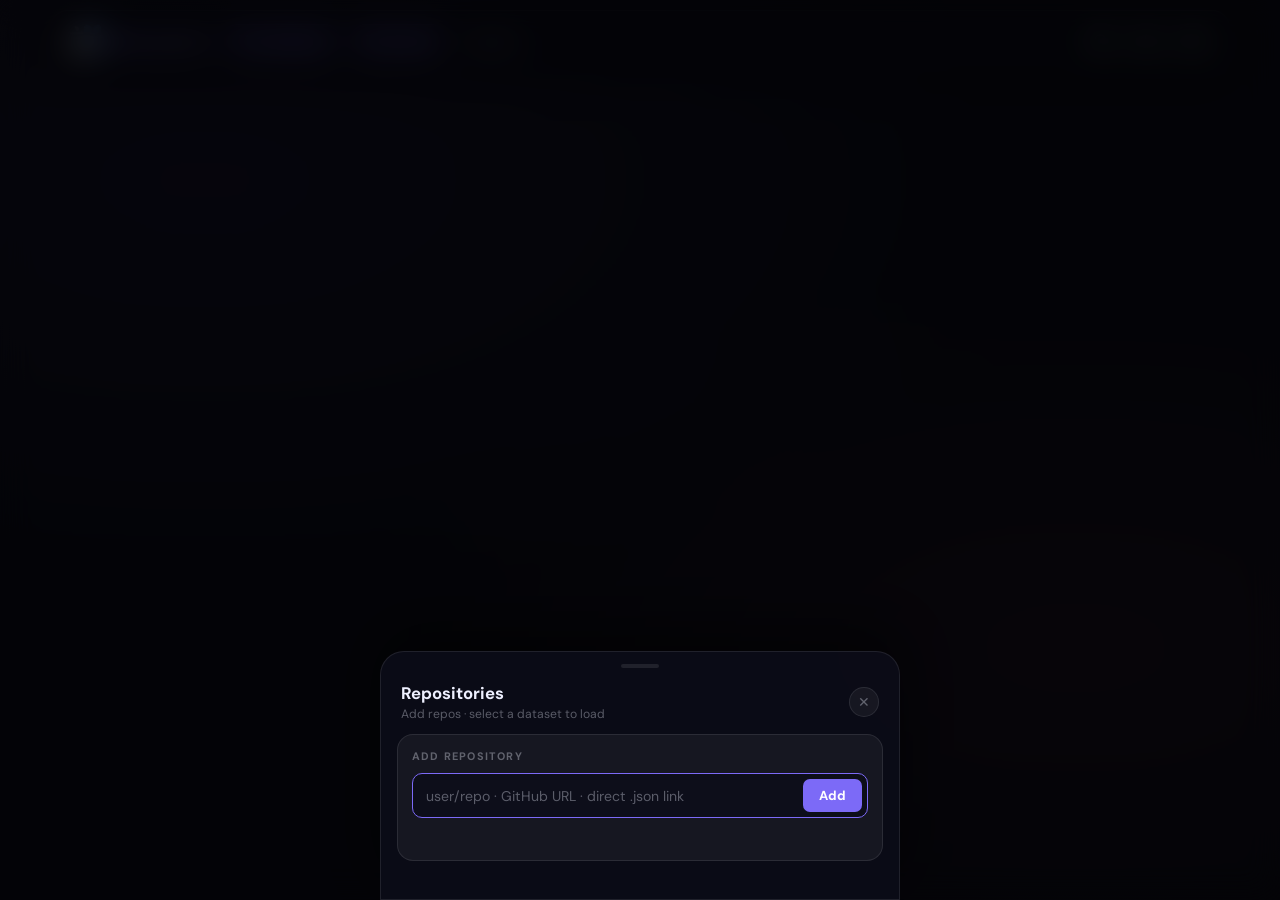
<file: index.html>
<!DOCTYPE html>
<html lang="en" data-theme="dark">
<head>
  <meta charset="UTF-8">
  <meta name="viewport" content="width=device-width, initial-scale=1.0">
  <title>Eduyomi</title>

  <!-- PWA manifest (injected as blob so it works from any host) -->
  <link rel="manifest" id="pwa-manifest">
  <meta name="theme-color" content="#7c6af7">
  <meta name="apple-mobile-web-app-capable" content="yes">
  <meta name="apple-mobile-web-app-status-bar-style" content="black-translucent">
  <meta name="apple-mobile-web-app-title" content="Eduyomi">
  <meta name="mobile-web-app-capable" content="yes">
  <meta name="application-name" content="Eduyomi">
  <meta name="description" content="Eduyomi — Free Education Portal. Learn anything, anytime.">

  <!-- PWA manifest blob injection -->
  <script src="src/js/pwa-manifest.js"></script>

  <!-- Favicon -->
  <link rel="icon" type="image/svg+xml" href="public/favicon.svg">

  <!-- Fonts -->
  <link href="https://fonts.googleapis.com/css2?family=DM+Sans:ital,opsz,wght@0,9..40,300;0,9..40,400;0,9..40,500;0,9..40,600;1,9..40,300&family=Syne:wght@600;700;800&display=swap" rel="stylesheet">

  <!-- YouTube IFrame API -->
  <script src="https://www.youtube.com/iframe_api"></script>

  <!-- Theme init (must run before paint to avoid flash) -->
  <script src="src/js/theme-init.js"></script>

  <!-- Styles -->
  <link rel="stylesheet" href="src/css/main.css">
</head>
<body>
<!-- FULL-SCREEN SPLASH LOADER -->
<div id="splash-overlay">
  <div class="splash-logo">
    <div class="splash-icon">
      <img class="splash-logo-img splash-logo-white" src="[data-uri]" alt="">
      <img class="splash-logo-img splash-logo-blue"  src="[data-uri]"  alt="Eduyomi">
    </div>
    <div class="splash-title">Eduyomi</div>
    <div class="splash-subtitle" style="display:none">Eduyomi</div>
  </div>
  <div class="splash-bar-wrap">
    <div class="splash-bar"></div>
  </div>
  <div class="splash-status">Loading subjects…</div>
</div>

<div class="ambient"></div>

<!-- NAVBAR -->
<div id="nav-wrapper">
  <nav id="navbar">
    <a href="#" class="logo-link" onclick="goHome()" aria-label="Eduyomi Home">
      <div class="logo-icon">
        <img class="logo-white" src="[data-uri]" alt="">
        <img class="logo-blue" src="[data-uri]" alt="Eduyomi">
      </div>
      <span class="logo-name">Eduyomi</span>
    </a>

    <div class="nav-links">
      <button class="contribute-nav-btn desktop-contribute" onclick="openPopup('contributors.html')">
        <svg viewBox="0 0 24 24"><path d="M20.84 4.61a5.5 5.5 0 0 0-7.78 0L12 5.67l-1.06-1.06a5.5 5.5 0 0 0-7.78 7.78l1.06 1.06L12 21.23l7.78-7.78 1.06-1.06a5.5 5.5 0 0 0 0-7.78z"/></svg>
        Contribute
      </button>
      <button class="contribute-nav-btn desktop-contribute" onclick="openPopup('license.html')" style="margin-left:6px;">
        <svg viewBox="0 0 24 24"><path d="M14 2H6a2 2 0 0 0-2 2v16a2 2 0 0 0 2 2h12a2 2 0 0 0 2-2V8z"/><polyline points="14 2 14 8 20 8"/><line x1="16" y1="13" x2="8" y2="13"/><line x1="16" y1="17" x2="8" y2="17"/></svg>
        License
      </button>
      <div style="position:relative;margin-left:6px;">
        <button class="nav-link-btn" id="guidesBtn" onclick="toggleGuides(event)">
          Guides
          <svg viewBox="0 0 24 24"><polyline points="6 9 12 15 18 9"/></svg>
        </button>
        <div class="guides-dropdown" id="guidesDropdown">
          <a class="guides-item" href="https://github.com" target="_blank"><span class="guides-item-icon">📊</span>How to add video via Google Sheet</a>
          <a class="guides-item" href="https://github.com" target="_blank"><span class="guides-item-icon">🐙</span>How to add video via GitHub</a>
          <a class="guides-item" href="https://github.com/issues" target="_blank"><span class="guides-item-icon">🚩</span>How to report an issue</a>
        </div>
      </div>
    </div>

    <div class="nav-spacer"></div>

    <button class="nav-icon-btn" onclick="openSearchPopup()" aria-label="Search" title="Search (Ctrl+K)">
      <svg viewBox="0 0 24 24"><circle cx="11" cy="11" r="8"/><line x1="21" y1="21" x2="16.65" y2="16.65"/></svg>
    </button>

    <!-- Repository button — after Search -->
    <button class="repo-nav-btn" id="repoNavBtn" onclick="openRepoModal()" aria-label="Set repository" title="Set GitHub repository">
      <span id="repoNavLabel">Repository</span>
      <span class="repo-nav-dot"></span>
    </button>

    <button class="nav-icon-btn mobile-contribute-btn" onclick="openPopup('contributors.html')" aria-label="Contribute" style="display:none;">
      <svg viewBox="0 0 24 24"><path d="M20.84 4.61a5.5 5.5 0 0 0-7.78 0L12 5.67l-1.06-1.06a5.5 5.5 0 0 0-7.78 7.78l1.06 1.06L12 21.23l7.78-7.78 1.06-1.06a5.5 5.5 0 0 0 0-7.78z" stroke="currentColor" fill="none"/></svg>
    </button>

    <div class="theme-panel-wrap">
      <button class="nav-icon-btn" id="themeBtn" onclick="toggleThemePanel(event)" aria-label="Theme settings">
        <svg id="themeIcon" viewBox="0 0 24 24"></svg>
      </button>
      <div id="themePanel">
        <div class="theme-panel-section">Background</div>
        <div class="bg-theme-row">
          <button class="bg-theme-btn" id="bgDark"   onclick="setBgTheme('dark')">Dark</button>
          <button class="bg-theme-btn" id="bgAmoled" onclick="setBgTheme('amoled')">AMOLED</button>
          <button class="bg-theme-btn" id="bgLight"  onclick="setBgTheme('light')">Light</button>
        </div>
        <div class="theme-panel-section">Accent Color</div>
        <div class="accent-grid" id="accentGrid"></div>
      </div>
    </div>

    <button class="nav-icon-btn mobile-menu-btn" onclick="openMobileDrawer()" aria-label="Menu">
      <svg viewBox="0 0 24 24"><line x1="3" y1="6" x2="21" y2="6"/><line x1="3" y1="12" x2="21" y2="12"/><line x1="3" y1="18" x2="21" y2="18"/></svg>
    </button>
  </nav>
</div>

<!-- SEARCH POPUP -->
<div id="searchPopupOverlay" onclick="if(event.target===this)closeSearchPopup()">
  <div class="search-popup-box">
    <div class="search-popup-input-wrap">
      <svg viewBox="0 0 24 24"><circle cx="11" cy="11" r="8"/><line x1="21" y1="21" x2="16.65" y2="16.65"/></svg>
      <input type="search" id="searchPopupInput" placeholder="Search years, subjects, chapters, topics…" oninput="handlePopupSearch(this.value)" autocomplete="off" autocorrect="off" autocapitalize="off" spellcheck="false" name="eduyomi-search" role="searchbox">
      <button class="search-popup-close" onclick="closeSearchPopup()">ESC</button>
    </div>
    <div id="searchPopupResults"></div>
  </div>
</div>

<!-- MOBILE DRAWER -->
<div id="mobileDrawerBackdrop" onclick="closeMobileDrawer()"></div>
<div id="mobileDrawer">
  <button class="drawer-item" onclick="closeMobileDrawer();openSearchPopup()">
    <svg viewBox="0 0 24 24"><circle cx="11" cy="11" r="8"/><line x1="21" y1="21" x2="16.65" y2="16.65"/></svg>
    Search
  </button>
  <button class="drawer-item" id="repoDrawerBtn" onclick="closeMobileDrawer();openRepoModal()" style="position:relative;">
    <svg class="icon-filled" viewBox="0 0 16 16" style="width:18px;height:18px;" xmlns="http://www.w3.org/2000/svg"><path d="M8 0C3.58 0 0 3.58 0 8c0 3.54 2.29 6.53 5.47 7.59.4.07.55-.17.55-.38 0-.19-.01-.82-.01-1.49-2.01.37-2.53-.49-2.69-.94-.09-.23-.48-.94-.82-1.13-.28-.15-.68-.52-.01-.53.63-.01 1.08.58 1.23.82.72 1.21 1.87.87 2.33.66.07-.52.28-.87.51-1.07-1.78-.2-3.64-.89-3.64-3.95 0-.87.31-1.59.82-2.15-.08-.2-.36-1.02.08-2.12 0 0 .67-.21 2.2.82.64-.18 1.32-.27 2-.27.68 0 1.36.09 2 .27 1.53-1.04 2.2-.82 2.2-.82.44 1.1.16 1.92.08 2.12.51.56.82 1.27.82 2.15 0 3.07-1.87 3.75-3.65 3.95.29.25.54.73.54 1.48 0 1.07-.01 1.93-.01 2.2 0 .21.15.46.55.38A8.013 8.013 0 0016 8c0-4.42-3.58-8-8-8z"/></svg>
    <span id="repoDrawerLabel">Repository</span>
    <span class="repo-nav-dot" id="repoDrawerDot" style="position:absolute;top:6px;left:28px;"></span>
  </button>

  <button class="drawer-item" onclick="closeMobileDrawer();openSourceEditor()">
    <svg viewBox="0 0 24 24"><polyline points="16 18 22 12 16 6"/><polyline points="8 6 2 12 8 18"/></svg>
    Source Editor
  </button>

  <button class="drawer-item" onclick="closeMobileDrawer();openPopup('contributors.html')">
    <svg viewBox="0 0 24 24"><path d="M20.84 4.61a5.5 5.5 0 0 0-7.78 0L12 5.67l-1.06-1.06a5.5 5.5 0 0 0-7.78 7.78l1.06 1.06L12 21.23l7.78-7.78 1.06-1.06a5.5 5.5 0 0 0 0-7.78z"/></svg>
    Contribute
  </button>
  <button class="drawer-item" onclick="toggleDrawerSub('drawerGuidesSub',this)">
    <svg viewBox="0 0 24 24"><path d="M2 3h6a4 4 0 0 1 4 4v14a3 3 0 0 0-3-3H2z"/><path d="M22 3h-6a4 4 0 0 0-4 4v14a3 3 0 0 1 3-3h7z"/></svg>
    Guides
    <svg viewBox="0 0 24 24" style="margin-left:auto;width:14px;height:14px;color:var(--text-muted)"><polyline points="6 9 12 15 18 9"/></svg>
  </button>
  <div class="drawer-sub" id="drawerGuidesSub">
    <a class="drawer-sub-item" href="https://github.com" target="_blank">📊 How to add video via Google Sheet</a>
    <a class="drawer-sub-item" href="https://github.com" target="_blank">🐙 How to add video via GitHub</a>
    <a class="drawer-sub-item" href="https://github.com/issues" target="_blank">🚩 How to report an issue</a>
  </div>
  <button class="drawer-item" onclick="closeMobileDrawer();openPopup('license.html')">
    <svg viewBox="0 0 24 24"><path d="M14 2H6a2 2 0 0 0-2 2v16a2 2 0 0 0 2 2h12a2 2 0 0 0 2-2V8z"/><polyline points="14 2 14 8 20 8"/><line x1="16" y1="13" x2="8" y2="13"/><line x1="16" y1="17" x2="8" y2="17"/></svg>
    License
  </button>
  <button class="drawer-item" onclick="closeMobileDrawer();openSettingsModal()">
    <svg viewBox="0 0 24 24"><circle cx="12" cy="12" r="3"/><path d="M19.4 15a1.65 1.65 0 0 0 .33 1.82l.06.06a2 2 0 0 1-2.83 2.83l-.06-.06a1.65 1.65 0 0 0-1.82-.33 1.65 1.65 0 0 0-1 1.51V21a2 2 0 0 1-4 0v-.09A1.65 1.65 0 0 0 9 19.4a1.65 1.65 0 0 0-1.82.33l-.06.06a2 2 0 0 1-2.83-2.83l.06-.06A1.65 1.65 0 0 0 4.68 15a1.65 1.65 0 0 0-1.51-1H3a2 2 0 0 1 0-4h.09A1.65 1.65 0 0 0 4.6 9a1.65 1.65 0 0 0-.33-1.82l-.06-.06a2 2 0 0 1 2.83-2.83l.06.06A1.65 1.65 0 0 0 9 4.68a1.65 1.65 0 0 0 1-1.51V3a2 2 0 0 1 4 0v.09a1.65 1.65 0 0 0 1 1.51 1.65 1.65 0 0 0 1.82-.33l.06-.06a2 2 0 0 1 2.83 2.83l-.06.06A1.65 1.65 0 0 0 19.4 9a1.65 1.65 0 0 0 1.51 1H21a2 2 0 0 1 0 4h-.09a1.65 1.65 0 0 0-1.51 1z"/></svg>
    Settings
  </button>
  <div class="drawer-divider"></div>
  <button class="drawer-item" onclick="closeMobileDrawer();openListPopup('history')">
    <svg viewBox="0 0 24 24"><circle cx="12" cy="12" r="10"/><polyline points="12 6 12 12 16 14"/></svg>
    Watch History
  </button>
  <button class="drawer-item drawer-wb-item" onclick="closeMobileDrawer();openListPopup('watched')">
    <svg viewBox="0 0 24 24"><path d="M1 12s4-8 11-8 11 8 11 8-4 8-11 8-11-8-11-8z"/><circle cx="12" cy="12" r="3.5"/></svg>
    Watched
  </button>
  <button class="drawer-item drawer-wb-item" onclick="closeMobileDrawer();openListPopup('bookmarks')">
    <svg viewBox="0 0 24 24"><path d="M19 21l-7-5-7 5V5a2 2 0 0 1 2-2h10a2 2 0 0 1 2 2z"/></svg>
    Bookmarks
  </button>

  <div style="padding:0 14px;">
    <div class="theme-panel-section" style="font-size:.68rem;font-weight:700;letter-spacing:1.5px;text-transform:uppercase;color:var(--text-muted);margin-bottom:8px;">Background</div>
    <div class="bg-theme-row">
      <button class="bg-theme-btn" onclick="setBgTheme('dark')">Dark</button>
      <button class="bg-theme-btn" onclick="setBgTheme('amoled')">AMOLED</button>
      <button class="bg-theme-btn" onclick="setBgTheme('light')">Light</button>
    </div>
    <div class="theme-panel-section" style="font-size:.68rem;font-weight:700;letter-spacing:1.5px;text-transform:uppercase;color:var(--text-muted);margin-top:12px;margin-bottom:8px;">Accent Color</div>
    <div class="accent-grid" id="drawerAccentGrid"></div>
  </div>
</div>

<!-- MAIN -->
<main>

  <!-- VIDEO SECTION (hidden by default) -->
  <div id="videoSection">
    <div class="video-player-card" id="videoPlayerCard">
      <div class="video-info-bar">
        <div class="video-info-left">
          <div id="display-title">Loading…</div>
        </div>
        <div class="video-info-bottom">
          <div class="creator-info">
            Source: <a id="creator-link" href="#" target="_blank" onclick="openVideoOnYT(event)">—</a>
          </div>
          <div class="video-action-btns">
            <button class="vid-action-btn" id="vid-watch-btn" onclick="toggleVideoWatched()" title="Mark as watched">
              <svg viewBox="0 0 24 24"><path d="M1 12s4-8 11-8 11 8 11 8-4 8-11 8-11-8-11-8z"/><circle cx="12" cy="12" r="3.5"/></svg>
            </button>
            <button class="vid-action-btn" id="vid-bookmark-btn" onclick="toggleVideoBookmarked()" title="Bookmark">
              <svg viewBox="0 0 24 24"><path d="M19 21l-7-5-7 5V5a2 2 0 0 1 2-2h10a2 2 0 0 1 2 2z"/></svg>
            </button>
            <button class="video-close-btn" onclick="closePlayer()" title="Close player">
              <svg viewBox="0 0 24 24"><line x1="18" y1="6" x2="6" y2="18"/><line x1="6" y1="6" x2="18" y2="18"/></svg>
            </button>
          </div>
        </div>
      </div>
      <div class="video-container" id="interaction-zone" onclick="toggleControlsVisible()">
        <div id="youtube-engine"></div>
        <div class="control-panel" id="hud">
          <div class="seekbar-box">
            <div class="time-display">
              <span id="cur-time">0:00</span>
              <span id="dur-time">0:00</span>
            </div>
            <input type="range" id="master-seekbar" min="0" max="100" value="0" step="0.1">
          </div>
          <div class="controls-row">
            <button class="ctrl-btn" onclick="stepBackward(event)">−10s</button>
            <button class="main-play-btn" id="master-pp-btn" onclick="handlePlayPause(event)">▶</button>
            <button class="ctrl-btn" onclick="stepForward(event)">+10s</button>

            <!-- Speed icon button -->
            <div onclick="event.stopPropagation()">
              <button class="ctrl-icon-btn" id="speed-toggle-btn" onclick="toggleCtrlPanel('speed-popup','speed-toggle-btn')" onpointerdown="selectOpen=true;clearTimeout(hudTimer);showHud()">
                <svg class="cib-icon" viewBox="0 0 24 24"><path d="M12 2a10 10 0 1 1-6.88 2.75"/><polyline points="12 6 12 12 15.5 13.5"/></svg>
                <span class="cib-val" id="speed-label">1×</span>
              </button>
            </div>

            <!-- Quality icon button -->
            <div onclick="event.stopPropagation()">
              <button class="ctrl-icon-btn" id="quality-toggle-btn" onclick="toggleCtrlPanel('quality-popup','quality-toggle-btn')" onpointerdown="selectOpen=true;clearTimeout(hudTimer);showHud()">
                <svg class="cib-icon" viewBox="0 0 24 24"><rect x="2" y="3" width="20" height="14" rx="2"/><line x1="8" y1="21" x2="16" y2="21"/><line x1="12" y1="17" x2="12" y2="21"/></svg>
                <span class="cib-val" id="quality-label">Auto</span>
              </button>
            </div>

            <button class="fs-btn" onclick="initFullscreen(event)" title="Fullscreen">
              <svg viewBox="0 0 24 24"><polyline points="15 3 21 3 21 9"/><polyline points="9 21 3 21 3 15"/><line x1="21" y1="3" x2="14" y2="10"/><line x1="3" y1="21" x2="10" y2="14"/></svg>
            </button>
          </div>
        </div>
        <div id="gesture-toast"></div>
      </div>

      <!-- Popups — inside card so they appear in fullscreen too -->
      <div class="ctrl-popup" id="speed-popup" onclick="event.stopPropagation()">
        <div class="ctrl-popup-title">Playback Speed</div>
        <div class="speed-slider-wrap">
          <input type="range" id="speed-slider" min="25" max="400" value="100" step="5"
            oninput="onSpeedSlider(this)" onchange="onSpeedSlider(this)"
            onpointerdown="selectOpen=true;clearTimeout(hudTimer);showHud()"
            onpointerup="selectOpen=false;">
          <span class="speed-label" id="speed-label-popup">1×</span>
        </div>
        <div class="speed-presets">
          <button class="speed-preset" onclick="setSpeedPreset(0.5)">0.5×</button>
          <button class="speed-preset" onclick="setSpeedPreset(0.75)">0.75×</button>
          <button class="speed-preset active" onclick="setSpeedPreset(1)">1×</button>
          <button class="speed-preset" onclick="setSpeedPreset(1.25)">1.25×</button>
          <button class="speed-preset" onclick="setSpeedPreset(1.5)">1.5×</button>
          <button class="speed-preset" onclick="setSpeedPreset(1.75)">1.75×</button>
          <button class="speed-preset" onclick="setSpeedPreset(2)">2×</button>
          <button class="speed-preset" onclick="setSpeedPreset(3)">3×</button>
        </div>
      </div>
      <div class="ctrl-popup" id="quality-popup" onclick="event.stopPropagation()">
        <div class="ctrl-popup-title">Video Quality</div>
        <div class="q-pills-grid">
          <button class="q-pill active" data-q="auto" onclick="setQuality('auto',this)">Auto</button>
          <button class="q-pill" data-q="hd1080" onclick="setQuality('hd1080',this)">1080p</button>
          <button class="q-pill" data-q="hd720"  onclick="setQuality('hd720',this)">720p</button>
          <button class="q-pill" data-q="large"  onclick="setQuality('large',this)">480p</button>
          <button class="q-pill" data-q="medium" onclick="setQuality('medium',this)">360p</button>
          <button class="q-pill" data-q="small"  onclick="setQuality('small',this)">240p</button>
        </div>
      </div>


    </div>
  </div>

  <!-- Search results banner -->
  <div id="searchBanner" class="search-results-banner">
    Showing <strong id="resultCount">0</strong> result(s) for "<strong id="searchTerm"></strong>"
    <button class="search-clear-btn" onclick="clearSearch()">Clear</button>
  </div>

  <!-- Year Tabs -->
  <div class="tabs-section" id="tabsSection">
    <div class="tabs-label" id="browseLabel">Browse by year</div>
    <div class="tabs-row" id="tabsRow"></div>
  </div>

  <!-- No results -->
  <div id="noResults" class="no-results">
    <svg viewBox="0 0 24 24"><circle cx="11" cy="11" r="8"/><line x1="21" y1="21" x2="16.65" y2="16.65"/><line x1="8" y1="11" x2="14" y2="11"/></svg>
    <p>No subjects found</p>
    <span>Try a different keyword</span>
  </div>

  <!-- Loading -->
  <div id="loadingState" class="loading-state">
    <div class="spinner"></div>
    <span style="font-size:.85rem;">Loading subjects…</span>
  </div>

  <!-- Grid view (year contents) -->
  <div id="yearContents"></div>

  <!-- Subject detail view -->
  <div id="subjectView">
    <button class="back-btn" onclick="goBack()">
      <svg viewBox="0 0 24 24"><polyline points="15 18 9 12 15 6"/></svg>
      Back
    </button>
    <div id="subjectViewInner"></div>
  </div>

</main>

<!-- Popup overlay -->
<div id="popup-overlay" onclick="if(event.target===this)closePopup()">
  <div id="popup-frame-wrap">
    <div id="popup-loader" class="show">
      <div class="popup-spinner"></div>
      <span class="popup-loader-text">Loading…</span>
    </div>
    <iframe id="popup-iframe" src="" title="Popup"></iframe>
  </div>
</div>

<!-- FILTER PANEL -->
<div id="filterPanelOverlay" onclick="closeFilterPanel()"></div>
<div id="filterPanel">
  <div class="fp-handle"></div>
  <div class="fp-tabs">
    <button class="fp-tab active" onclick="switchFpTab('filter',this)">Filter</button>
    <button class="fp-tab" onclick="switchFpTab('sort',this)">Sort</button>
    <button class="fp-tab" onclick="switchFpTab('display',this)">Display</button>
    <button class="fp-tab" onclick="switchFpTab('group',this)">Group</button>
  </div>
  <div class="fp-body">

    <!-- FILTER TAB -->
    <div class="fp-pane active" id="fp-filter">
      <div class="fp-row" onclick="toggleFpFilter('watched')" id="fprow-watched">
        <div class="fp-checkbox"><svg viewBox="0 0 14 14"><polyline points="2,7 5,10 12,3"/></svg></div>
        <div><div class="fp-label">Watched</div><div class="fp-label-sub">Topics you've already played</div></div>
      </div>
      <div class="fp-row" onclick="toggleFpFilter('unwatched')" id="fprow-unwatched">
        <div class="fp-checkbox"><svg viewBox="0 0 14 14"><polyline points="2,7 5,10 12,3"/></svg></div>
        <div><div class="fp-label">Unwatched</div><div class="fp-label-sub">Topics not yet played</div></div>
      </div>
      <div class="fp-row" onclick="toggleFpFilter('bookmarked')" id="fprow-bookmarked">
        <div class="fp-checkbox"><svg viewBox="0 0 14 14"><polyline points="2,7 5,10 12,3"/></svg></div>
        <div><div class="fp-label">Bookmarked</div><div class="fp-label-sub">Your saved topics</div></div>
      </div>
    </div>

    <!-- SORT TAB -->
    <div class="fp-pane" id="fp-sort">
      <div class="fp-row checked" onclick="setFpSort('default',this)" id="fpsort-default">
        <div class="fp-radio"><div class="fp-radio-dot"></div></div>
        <div class="fp-label">Default Order</div>
      </div>
      <div class="fp-row" onclick="setFpSort('asc',this)" id="fpsort-asc">
        <div class="fp-radio"><div class="fp-radio-dot"></div></div>
        <div class="fp-label">A → Z</div>
      </div>
      <div class="fp-row" onclick="setFpSort('desc',this)" id="fpsort-desc">
        <div class="fp-radio"><div class="fp-radio-dot"></div></div>
        <div class="fp-label">Z → A</div>
      </div>
    </div>

    <!-- DISPLAY TAB -->
    <div class="fp-pane" id="fp-display">
      <div class="fp-row checked" onclick="setFpDisplay('list',this)" id="fpdisplay-list">
        <div class="fp-radio"><div class="fp-radio-dot"></div></div>
        <div><div class="fp-label">List View</div><div class="fp-label-sub">Standard topic list</div></div>
      </div>
      <div class="fp-row" onclick="setFpDisplay('comfortable',this)" id="fpdisplay-comfortable">
        <div class="fp-radio"><div class="fp-radio-dot"></div></div>
        <div><div class="fp-label">Comfortable</div><div class="fp-label-sub">More spacing between topics</div></div>
      </div>
      <div class="fp-row" onclick="setFpDisplay('compact',this)" id="fpdisplay-compact">
        <div class="fp-radio"><div class="fp-radio-dot"></div></div>
        <div><div class="fp-label">Compact</div><div class="fp-label-sub">Denser list, see more at once</div></div>
      </div>
      <div style="height:1px;background:var(--border);margin:10px 0;"></div>
      <div class="fp-row" onclick="toggleFpExpandView(this)" id="fprow-expandview" style="cursor:pointer;">
        <div class="fp-checkbox" id="fpchk-expandview"><svg viewBox="0 0 14 14"><polyline points="2,7 5,10 12,3"/></svg></div>
        <div><div class="fp-label">Expand View</div><div class="fp-label-sub">Chapters start expanded; turn off to collapse</div></div>
      </div>
    </div>

    <!-- GROUP TAB -->
    <div class="fp-pane" id="fp-group">
      <div class="fp-row checked" onclick="setFpGroup('chapter',this)" id="fpgroup-chapter">
        <div class="fp-radio"><div class="fp-radio-dot"></div></div>
        <div><div class="fp-label">By Chapter</div><div class="fp-label-sub">Group topics under chapters</div></div>
      </div>
      <div class="fp-row" onclick="setFpGroup('none',this)" id="fpgroup-none">
        <div class="fp-radio"><div class="fp-radio-dot"></div></div>
        <div><div class="fp-label">No Grouping</div><div class="fp-label-sub">Flat list of all topics</div></div>
      </div>
    </div>

  </div>
</div>

<!-- SETTINGS PAGE -->
<div id="settingsModal">
  <!-- Sticky header with back button -->
  <div class="settings-page-header">
    <button class="settings-back-btn" onclick="closeSettingsModal()">
      <svg viewBox="0 0 24 24"><polyline points="15 18 9 12 15 6"/></svg>
    </button>
    <div class="settings-page-title">Settings</div>
  </div>
  <div class="brm-box" style="position:relative;">
    <div class="brm-sub" style="margin-top:8px;">Customize your Eduyomi experience.</div>

    <div class="settings-section">Data &amp; Backup</div>
    <div class="settings-toggle-row" onclick="closeMobileDrawer();closeSettingsModal();openBackupRestoreModal('backup')" style="cursor:pointer;padding:12px 0;">
      <div>
        <div class="settings-toggle-label">Backup Data</div>
        <div class="settings-toggle-sub">Download watched &amp; bookmarked topics</div>
      </div>
      <svg viewBox="0 0 24 24" style="width:18px;height:18px;stroke:var(--text-muted);fill:none;stroke-width:2;stroke-linecap:round;"><path d="M21 15v4a2 2 0 0 1-2 2H5a2 2 0 0 1-2-2v-4"/><polyline points="7 10 12 15 17 10"/><line x1="12" y1="15" x2="12" y2="3"/></svg>
    </div>
    <div class="settings-toggle-row" onclick="closeMobileDrawer();closeSettingsModal();openBackupRestoreModal('restore')" style="cursor:pointer;padding:12px 0;">
      <div>
        <div class="settings-toggle-label">Restore Data</div>
        <div class="settings-toggle-sub">Merge data from a backup file</div>
      </div>
      <svg viewBox="0 0 24 24" style="width:18px;height:18px;stroke:var(--text-muted);fill:none;stroke-width:2;stroke-linecap:round;"><path d="M21 15v4a2 2 0 0 1-2 2H5a2 2 0 0 1-2-2v-4"/><polyline points="17 8 12 3 7 8"/><line x1="12" y1="3" x2="12" y2="15"/></svg>
    </div>

    <div class="settings-section">Ad Blocker</div>
    <div class="settings-toggle-row">
      <div>
        <div class="settings-toggle-label">Block Ads</div>
        <div class="settings-toggle-sub">Automatically mute, skip, and hide YouTube ads</div>
      </div>
      <label class="stgl">
        <input type="checkbox" id="stgl-adblock" onchange="toggleAdBlock(this.checked)">
        <span class="stgl-track"></span>
      </label>
    </div>

    <div class="settings-section">Features</div>
    <div class="settings-toggle-row">
      <div>
        <div class="settings-toggle-label">Watch &amp; Bookmark</div>
        <div class="settings-toggle-sub">Show eye and bookmark icons on topics and video player</div>
      </div>
      <label class="stgl">
        <input type="checkbox" id="stgl-watchbookmark" onchange="toggleSettingWatchBookmark(this.checked)" >
        <span class="stgl-track"></span>
      </label>
    </div>
    <div class="settings-toggle-row" id="settings-row-automarkwatched" style="padding-left:16px;border-left:2px solid color-mix(in srgb,var(--accent) 30%,transparent);margin-left:4px;">
      <div>
        <div class="settings-toggle-label" style="font-size:.84rem;">Auto-mark as Watched at 75%</div>
        <div class="settings-toggle-sub">Automatically marks a video as watched when you reach 75% of its duration</div>
      </div>
      <label class="stgl">
        <input type="checkbox" id="stgl-automarkwatched" onchange="toggleSettingAutoMarkWatched(this.checked)">
        <span class="stgl-track"></span>
      </label>
    </div>

    <div class="settings-section">App</div>
    <div class="settings-toggle-row" id="settingsInstallBtn" onclick="settingsInstallApp()" style="cursor:pointer;">
      <div>
        <div class="settings-toggle-label">Install App</div>
        <div class="settings-toggle-sub">Add Eduyomi to your home screen</div>
      </div>
      <svg viewBox="0 0 24 24" style="width:18px;height:18px;stroke:var(--accent);fill:none;stroke-width:2;stroke-linecap:round;stroke-linejoin:round;flex-shrink:0;"><path d="M21 15v4a2 2 0 0 1-2 2H5a2 2 0 0 1-2-2v-4"/><polyline points="7 10 12 15 17 10"/><line x1="12" y1="15" x2="12" y2="3"/></svg>
    </div>

  </div>
</div>

<!-- BACKUP / RESTORE MODAL -->
<div id="backupRestoreModal" onclick="if(event.target===this)closeBackupRestoreModal()">
  <div class="brm-box" style="position:relative;">
    <div class="brm-title" id="brm-title">Backup Data</div>
    <div class="brm-sub" id="brm-sub">Save your watched and bookmarked topics to a file on your device.</div>
    <div class="brm-stats">
      <div class="brm-stat">
        <div class="brm-stat-num" id="brm-watched-count">0</div>
        <div class="brm-stat-lbl">Watched</div>
      </div>
      <div class="brm-stat">
        <div class="brm-stat-num" id="brm-bookmark-count">0</div>
        <div class="brm-stat-lbl">Bookmarked</div>
      </div>
    </div>
    <div class="brm-actions" id="brm-backup-actions">
      <button class="brm-btn brm-btn-backup" onclick="doBackup()">
        <svg viewBox="0 0 24 24"><path d="M21 15v4a2 2 0 0 1-2 2H5a2 2 0 0 1-2-2v-4"/><polyline points="7 10 12 15 17 10"/><line x1="12" y1="15" x2="12" y2="3"/></svg>
        Download Backup
      </button>
      <button class="brm-btn brm-btn-restore" onclick="closeBackupRestoreModal()">Cancel</button>
    </div>
    <div id="brm-restore-actions" style="display:none;">
      <div class="brm-restore-label">Select a previously saved <strong>.eduyomi-backup.json</strong> file:</div>
      <div class="brm-actions">
        <button class="brm-btn brm-btn-backup" onclick="document.getElementById('brm-file-input').click()">
          <svg viewBox="0 0 24 24"><path d="M21 15v4a2 2 0 0 1-2 2H5a2 2 0 0 1-2-2v-4"/><polyline points="17 8 12 3 7 8"/><line x1="12" y1="3" x2="12" y2="15"/></svg>
          Choose File
        </button>
        <button class="brm-btn brm-btn-restore" onclick="closeBackupRestoreModal()">Cancel</button>
      </div>
    </div>
    <button class="vid-action-btn brm-close" onclick="closeBackupRestoreModal()" style="position:absolute;top:16px;right:16px;">
      <svg viewBox="0 0 24 24"><line x1="18" y1="6" x2="6" y2="18"/><line x1="6" y1="6" x2="18" y2="18"/></svg>
    </button>
  </div>
</div>
<input type="file" id="brm-file-input" accept=".json" onchange="doRestore(this)">


<!-- LIST POPUP (History / Watched / Bookmarks) -->
<div id="listPopupOverlay" onclick="if(event.target===this)closeListPopup()">
  <div id="listPopupBox">
    <div class="lp-header">
      <div class="lp-title-wrap">
        <div class="lp-icon" id="lp-icon"></div>
        <div>
          <div class="lp-title" id="lp-title"></div>
          <div class="lp-count" id="lp-count"></div>
        </div>
      </div>
      <button class="lp-close" onclick="closeListPopup()">
        <svg viewBox="0 0 24 24"><line x1="18" y1="6" x2="6" y2="18"/><line x1="6" y1="6" x2="18" y2="18"/></svg>
      </button>
    </div>
    <div class="lp-list" id="lp-list"></div>
    <div class="lp-footer">
      <button class="lp-clear-btn" id="lp-clear-btn" onclick="clearListPopup()">
        <svg viewBox="0 0 24 24"><polyline points="3 6 5 6 21 6"/><path d="M19 6l-1 14a2 2 0 0 1-2 2H8a2 2 0 0 1-2-2L5 6"/><path d="M10 11v6"/><path d="M14 11v6"/><path d="M9 6V4a1 1 0 0 1 1-1h4a1 1 0 0 1 1 1v2"/></svg>
        Clear All
      </button>
    </div>
  </div>
</div>

<!-- REPOSITORY MODAL -->
<div id="repoModal" onclick="if(event.target===this)closeRepoModal()">
  <div class="repo-modal-box">
    <div class="repo-modal-handle"></div>
    <div class="repo-modal-header">
      <div>
        <div class="repo-modal-title">Repositories</div>
        <div class="repo-modal-sub">Add repos · select a dataset to load</div>
      </div>
      <button class="repo-modal-close" onclick="closeRepoModal()">✕</button>
    </div>
    <div class="repo-modal-body">
      <div class="repo-add-section">
        <div class="repo-add-label">Add repository</div>
        <div class="repo-input-row">
          <input id="repoInput" type="search" placeholder="user/repo · GitHub URL · direct .json link"
                 autocomplete="off" autocorrect="off" autocapitalize="off" spellcheck="false"
                 onkeydown="if(event.key==='Enter')setRepo()">
          <button class="repo-set-btn" onclick="setRepo()">Add</button>
        </div>
        <div class="repo-status" id="repoStatus"></div>
      </div>
      <div id="repoSavedSection" style="display:none">
        <div class="repo-section-label">My repositories</div>
        <div class="repo-saved-list" id="repoSavedList"></div>
      </div>
    </div>
  </div>
</div>

<!-- PWA: Service Worker (injected as blob so it works from a single HTML file) -->

<!-- Router (before app so routes can fire on load) -->
<script src="src/js/router.js"></script>

<!-- Main application -->
<!-- ── UI: theming & nav (no data deps) ── -->
<script src="src/js/modules/accent.js"></script>
<script src="src/js/modules/theme.js"></script>
<script src="src/js/modules/guides.js"></script>
<script src="src/js/modules/drawer.js"></script>
<script src="src/js/modules/nav-scroll.js"></script>
<script src="src/js/modules/keyboard.js"></script>
<script src="src/js/modules/crypto-source-editor.js"></script>
<script src="src/js/modules/search-popup.js"></script>
<script src="src/js/modules/popup.js"></script>
<!-- ── Core data, state, and MASTER_DATA ── -->
<script src="src/js/modules/helpers-and-data.js"></script>
<!-- ── View modules (need MASTER_DATA & helpers) ── -->
<script src="src/js/modules/year-tabs.js"></script>
<script src="src/js/modules/subject-view.js"></script>
<script src="src/js/modules/filter.js"></script>
<script src="src/js/modules/search-grid.js"></script>
<script src="src/js/modules/search-index.js"></script>
<script src="src/js/modules/video-player.js"></script>
<script src="src/js/modules/adblocker.js"></script>
<script src="src/js/modules/bookmarks.js"></script>
<script src="src/js/modules/backup.js"></script>
<!-- ── Modals (need helpers & state) ── -->
<script src="src/js/modules/repo-modal.js"></script>
<script src="src/js/modules/settings-modal.js"></script>
<!-- ── Popups (need all view/modal state) ── -->
<script src="src/js/modules/list-popup.js"></script>
<!-- ── Router patch (wraps navigation fns) ── -->
<script src="src/js/modules/router-patch.js"></script>
<!-- ── INIT: runs after every module is defined ── -->
<script src="src/js/modules/app-init.js"></script>

<!-- PWA service worker registration -->
<script src="src/js/pwa.js"></script>
</body>
</html>
<script>
  // Restore deep-link path from 404 redirect trick (GitHub Pages / static hosts)
  (function () {
    var redirect = sessionStorage.getItem('spa-redirect');
    if (redirect) {
      sessionStorage.removeItem('spa-redirect');
      if (redirect !== '/' && location.pathname !== redirect) {
        history.replaceState(null, '', redirect);
      }
    }
  })();
</script>
</file>
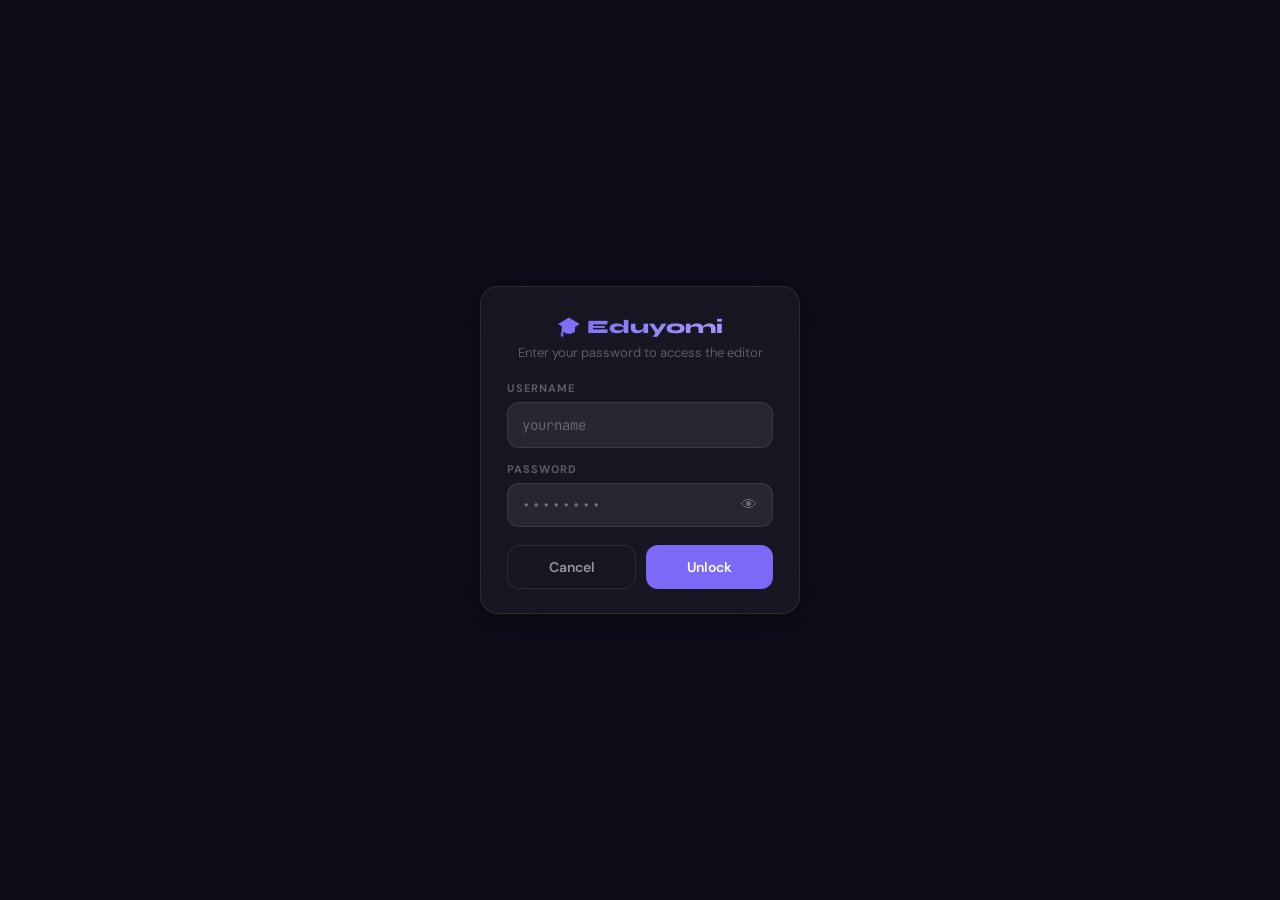
<file: editor.html>
<!DOCTYPE html>
<html lang="en" data-theme="dark">
<head>
<meta charset="UTF-8">
<meta name="viewport" content="width=device-width, initial-scale=1.0">
<title>Eduyomi JSON Editor</title>
<link href="https://fonts.googleapis.com/css2?family=Syne:wght@400;600;700;800&family=DM+Sans:ital,wght@0,300;0,400;0,500;0,600;1,400&family=JetBrains+Mono:wght@400;500&display=swap" rel="stylesheet">
  <script src="src/editor/js/editor-theme-init.js"></script>
  <link rel="stylesheet" href="src/editor/css/editor-gate.css">
  <link rel="stylesheet" href="src/editor/css/editor-main.css">
  <script src="src/editor/js/editor-sync.js"></script>

<!-- ════════════════════════════════════════
     HTML STRUCTURE
════════════════════════════════════════ -->

<!-- ═══ AUTH GATE ═══ -->
<div id="auth-gate">
  <div class="gate-card">
    <div class="gate-logo">🎓 Eduyomi</div>
    <div class="gate-subtitle">Enter your password to access the editor</div>
    <div class="gate-label">Username</div>
    <div class="gate-username-wrap">
      <input id="gate-user" type="text" placeholder="yourname"
        autocomplete="username" autocorrect="off" autocapitalize="none" spellcheck="false"
        onkeydown="if(event.key==='Enter')document.getElementById('gate-pw').focus()">
      
    </div>
    <div class="gate-label">Password</div>
    <div class="gate-input-wrap">
      <input id="gate-pw" class="gate-input" type="password" placeholder="••••••••"
        autocomplete="current-password" onkeydown="if(event.key==='Enter')gateLogin()">
      <button class="gate-eye" onclick="gateToggleEye()" title="Show/hide">👁</button>
    </div>
    <div class="gate-btn-row">
      <button class="gate-btn-cancel" onclick="window.location.href='index.html'" type="button">Cancel</button>
      <button class="gate-btn" id="gate-submit-btn" onclick="gateLogin()">Unlock</button>
    </div>
    <div class="gate-error" id="gate-error">Incorrect password. Please try again.</div>
  </div>
</div>

<!-- ═══ APP ROOT ═══ -->
<div id="app-root">
<div class="ambient"></div>
<div class="mob-backdrop" id="mobBackdrop" onclick="mobCloseSidebar()"></div>

<!-- HEADER -->
<header>
  <div class="logo">Editor</div>

  <div class="header-center">
    <div class="header-search-wrap">
      <span class="search-icon">🔍</span>
      <input type="search" id="headerSearch" placeholder="Search topics, chapters, subjects…" oninput="onHeaderSearch()" onfocus="openHeaderSearch()" onblur="closeHeaderSearchDelay()" autocomplete="off" autocorrect="off" autocapitalize="off" spellcheck="false">
      <div class="search-dropdown" id="headerSearchDrop"></div>
    </div>
  </div>

  <div class="header-actions">
    <!-- Theme BG -->
    <div class="theme-btn-row">
      <button class="theme-bg-btn" onclick="setTheme('dark')" data-t="dark">Dark</button>
      <button class="theme-bg-btn" onclick="setTheme('amoled')" data-t="amoled">AMOLED</button>
      <button class="theme-bg-btn" onclick="setTheme('light')" data-t="light">Light</button>
    </div>
    <!-- Accent dots -->
    <div style="display:flex;gap:5px;margin:0 4px;">
      <div class="accent-dot" style="background:#7c6af7" data-c="#7c6af7" onclick="setAccent(this)" title="Violet"></div>
      <div class="accent-dot" style="background:#3b82f6" data-c="#3b82f6" onclick="setAccent(this)" title="Blue"></div>
      <div class="accent-dot" style="background:#10b981" data-c="#10b981" onclick="setAccent(this)" title="Emerald"></div>
      <div class="accent-dot" style="background:#f59e0b" data-c="#f59e0b" onclick="setAccent(this)" title="Amber"></div>
      <div class="accent-dot" style="background:#ec4899" data-c="#ec4899" onclick="setAccent(this)" title="Pink"></div>
    </div>
    <button class="btn" onclick="toggleJsonPanel()">{ } JSON</button>
  </div>
  <!-- Close button: always visible, outside header-actions so it shows on mobile too -->
  <button id="editorCloseBtn" onclick="window.parent?.closeSourceEditor?.()" title="Close Editor" onmouseover="this.classList.add('hov')" onmouseout="this.classList.remove('hov')">
    <svg width="14" height="14" viewBox="0 0 24 24" fill="none" stroke="currentColor" stroke-width="2.5" stroke-linecap="round"><line x1="18" y1="6" x2="6" y2="18"/><line x1="6" y1="6" x2="18" y2="18"/></svg>
  </button>
</header>

<div class="app">
  <!-- SIDEBAR -->
  <div class="sidebar" id="sidebar">
    <div class="resize-handle resize-handle-right" id="sidebarResizeHandle"></div>
    <!-- GitHub Integration -->
    <div class="gh-panel">
      <div class="gh-panel-title" id="ghPanelTitle" onclick="toggleGhPanel()">
        <span class="gh-toggle-arrow">▶</span>
        <svg width="13" height="13" viewBox="0 0 24 24" fill="currentColor" style="flex-shrink:0;opacity:.75"><path d="M12 0C5.37 0 0 5.37 0 12c0 5.31 3.435 9.795 8.205 11.385.6.105.825-.255.825-.57 0-.285-.015-1.23-.015-2.235-3.015.555-3.795-.735-4.035-1.41-.135-.345-.72-1.41-1.23-1.695-.42-.225-1.02-.78-.015-.795.945-.015 1.62.87 1.845 1.23 1.08 1.815 2.805 1.305 3.495.99.105-.78.42-1.305.765-1.605-2.67-.3-5.46-1.335-5.46-5.925 0-1.305.465-2.385 1.23-3.225-.12-.3-.54-1.53.12-3.18 0 0 1.005-.315 3.3 1.23.96-.27 1.98-.405 3-.405s2.04.135 3 .405c2.295-1.56 3.3-1.23 3.3-1.23.66 1.65.24 2.88.12 3.18.765.84 1.23 1.905 1.23 3.225 0 4.605-2.805 5.625-5.475 5.925.435.375.81 1.095.81 2.22 0 1.605-.015 2.895-.015 3.3 0 .315.225.69.825.57A12.02 12.02 0 0 0 24 12c0-6.63-5.37-12-12-12z"/></svg>
        <span>GitHub Sync</span>
      </div>
      <div class="gh-panel-body" id="ghPanelBody">
        <!-- URL and token auto-filled from Supabase login — no manual input needed -->
        <input type="hidden" id="ghFileUrl">
        <input type="hidden" id="ghToken" data-masked="1">
        <div class="gh-row">
          <button class="btn btn-sm" onclick="ghFetch()">⬇ Pull</button>
          <button class="btn btn-sm btn-success" onclick="ghPushModal()">⬆ Push</button>
        </div>
        <div class="gh-commit-row" id="ghCommitRow" style="display:none">
          <textarea id="ghCommitMsg" placeholder="Commit message…" rows="3" readonly style="resize:none;min-height:38px;max-height:140px;font-family:var(--font-mono);font-size:11.5px;line-height:1.5;padding:6px 9px;background:var(--search-bg);border:1px solid var(--border);border-radius:8px;color:var(--text-primary);outline:none;width:100%;box-sizing:border-box;cursor:default;opacity:0.85;"></textarea>
          <button class="btn btn-sm btn-accent" onclick="ghPush()">✓ Commit</button>
          <button class="btn btn-sm btn-danger" onclick="ghCancelCommit()">✕</button>
        </div>
        <div class="gh-status" id="ghStatus"></div>
      </div>
    </div>

    <!-- Sidebar search + filter -->
    <div class="sidebar-top">
      <div class="sidebar-search-wrap">
        <span class="si">🔍</span>
        <input type="search" id="sidebarSearch" placeholder="Filter tree…" oninput="filterTree()" autocomplete="off" autocorrect="off" autocapitalize="off" spellcheck="false">
      </div>
      <div class="sidebar-filter-row">
        <div class="custom-select-wrap" id="sortSelectWrap">
          <button class="custom-select-btn" id="sortSelectBtn" onclick="toggleCustomSelect()" aria-haspopup="listbox">
            <span class="cs-label" id="sortSelectLabel">Original order</span>
            <span class="cs-arrow">▾</span>
          </button>
          <div class="custom-select-dropdown" id="sortSelectDrop" role="listbox">
            <div class="custom-select-option selected" data-value="natural" onclick="pickSortOption(this)">
              <span class="cs-check">✓</span>Original order
            </div>
            <div class="custom-select-option" data-value="asc" onclick="pickSortOption(this)">
              <span class="cs-check">✓</span>A → Z (Year)
            </div>
            <div class="custom-select-option" data-value="desc" onclick="pickSortOption(this)">
              <span class="cs-check">✓</span>Z → A (Year)
            </div>
            <div class="custom-select-option" data-value="subj-asc" onclick="pickSortOption(this)">
              <span class="cs-check">✓</span>Subjects A→Z
            </div>
          </div>
        </div>
      </div>
      <div class="sidebar-filter-row2">
        <button class="expand-toggle" id="sidebarExpandToggle" onclick="toggleExpandAll(this)" title="Expand/collapse all">
          <span class="toggle-track"><span class="toggle-thumb"></span></span>
          <span>Expand All</span>
        </button>
      </div>
    </div>

    <!-- Tree -->
    <div class="tree-scroll" id="treeScroll"></div>
  </div>

  <!-- MAIN EDITOR -->
  <div class="main" id="mainEditor"></div>

  <!-- JSON PANEL -->
  <div class="json-panel" id="jsonPanel">
    <div class="resize-handle resize-handle-left" id="jsonResizeHandle"></div>
    <div class="json-panel-header">
      <span>Raw JSON</span>
      <button class="expand-toggle" id="jsonExpandToggle" onclick="toggleJsonExpand(this)" title="Expand JSON panel">
        <span class="toggle-track"><span class="toggle-thumb"></span></span>
        <span class="json-expand-label">Expand</span>
      </button>
      <button class="btn btn-xs" onclick="closeJsonPanel()">✕</button>
    </div>
    <textarea id="rawJson" spellcheck="false"></textarea>
    <div class="json-panel-footer">
      <button class="btn btn-success" onclick="applyRaw()" style="flex:1">✓ Apply</button>
      <button class="btn btn-xs" onclick="copyJSON()">⎘ Copy</button>
    </div>
  </div>
</div>

<div class="toast-stack" id="toastStack"></div>

<!-- EXPORT MODAL -->
<div class="modal-backdrop" id="exportModal">
  <div class="modal">
    <div class="modal-title">⬆ Export JSON</div>
    <div class="modal-field">
      <label>File Name</label>
      <input type="text" id="exportFilename" value="curriculum" placeholder="filename" spellcheck="false"
        onkeydown="if(event.key==='Enter')doExport()">
    </div>
    <div class="modal-row-btns">
      <button class="btn" style="flex:1;justify-content:center;" onclick="closeExportModal()">✕ Cancel</button>
      <button class="btn btn-accent" style="flex:1;justify-content:center;" onclick="doExport()">⬇ Save</button>
    </div>
  </div>
</div>

<!-- FILE DROP OVERLAY -->
<div class="drop-overlay" id="dropOverlay">
  <div class="drop-zone" id="dropZone">
    <div class="drop-icon">📂</div>
    <div class="drop-title">Drop JSON File</div>
    <div class="drop-sub">Release to load your curriculum JSON<br>anywhere on the screen</div>
    <div class="drop-badge">.json</div>
  </div>
  <div class="drop-dismiss" onclick="hideDropOverlay()">✕ Cancel</div>
</div>


<!-- JS Modules -->
<script src="src/editor/js/editor-state-theme.js"></script>
<script src="src/editor/js/editor-load.js"></script>
<script src="src/editor/js/editor-json-panel.js"></script>
<script src="src/editor/js/editor-select-sort.js"></script>
<script src="src/editor/js/editor-tree.js"></script>
<script src="src/editor/js/editor-render.js"></script>
<script src="src/editor/js/editor-drag.js"></script>
<script src="src/editor/js/editor-mutations.js"></script>
<script src="src/editor/js/editor-ui-panels.js"></script>
<script src="src/editor/js/editor-github.js"></script>
<script src="src/editor/js/editor-init.js"></script>

<!-- ═══ PLAYLIST MODAL ═══ -->
<div class="modal-backdrop" id="playlistModal" onclick="if(event.target===this)closePlaylistModal()">
  <div class="modal">
    <div class="modal-title">▶ Add YouTube Playlist</div>
    <div class="modal-field">
      <label>Playlist URL</label>
      <div class="playlist-url-wrap">
        <input type="text" id="playlistUrlInput" placeholder="https://www.youtube.com/playlist?list=PL… or watch?v=…&list=PL…"
          oninput="onPlaylistUrlChange()" onpaste="setTimeout(onPlaylistUrlChange,10)"
          autocomplete="off" autocorrect="off" spellcheck="false">
      </div>
    </div>
    <div class="playlist-option-row">
      <label><input type="checkbox" id="playlistUseTitle" checked> Use video titles as topic titles</label>
    </div>
    <div class="playlist-progress" id="playlistProgress">
      <div class="playlist-progress-bar-wrap"><div class="playlist-progress-bar" id="playlistProgressBar"></div></div>
      <div class="playlist-progress-text" id="playlistProgressText">Fetching playlist…</div>
    </div>
    <div class="playlist-preview" id="playlistPreview"></div>
    <div class="playlist-meta" id="playlistMeta" style="display:none"></div>
    <div class="modal-row-btns" style="margin-top:4px">
      <button class="btn btn-accent" style="flex:1;height:40px;font-size:13px;border-radius:10px;" id="playlistAddBtn" onclick="confirmAddPlaylist()" disabled>＋ Add All Videos</button>
      <button class="btn" style="height:40px;font-size:13px;border-radius:10px;" onclick="closePlaylistModal()">Cancel</button>
    </div>
    <div id="playlistError" style="display:none;font-size:12px;color:var(--red);background:color-mix(in srgb,var(--red) 8%,transparent);border:1px solid color-mix(in srgb,var(--red) 25%,transparent);border-radius:8px;padding:8px 12px;"></div>
  </div>
</div>

</div><!-- end #app-root -->

<script src="src/editor/js/editor-playlist-modal.js"></script>
<script src="src/editor/js/editor-video-lookup.js"></script>
</body>
</html>
</file>
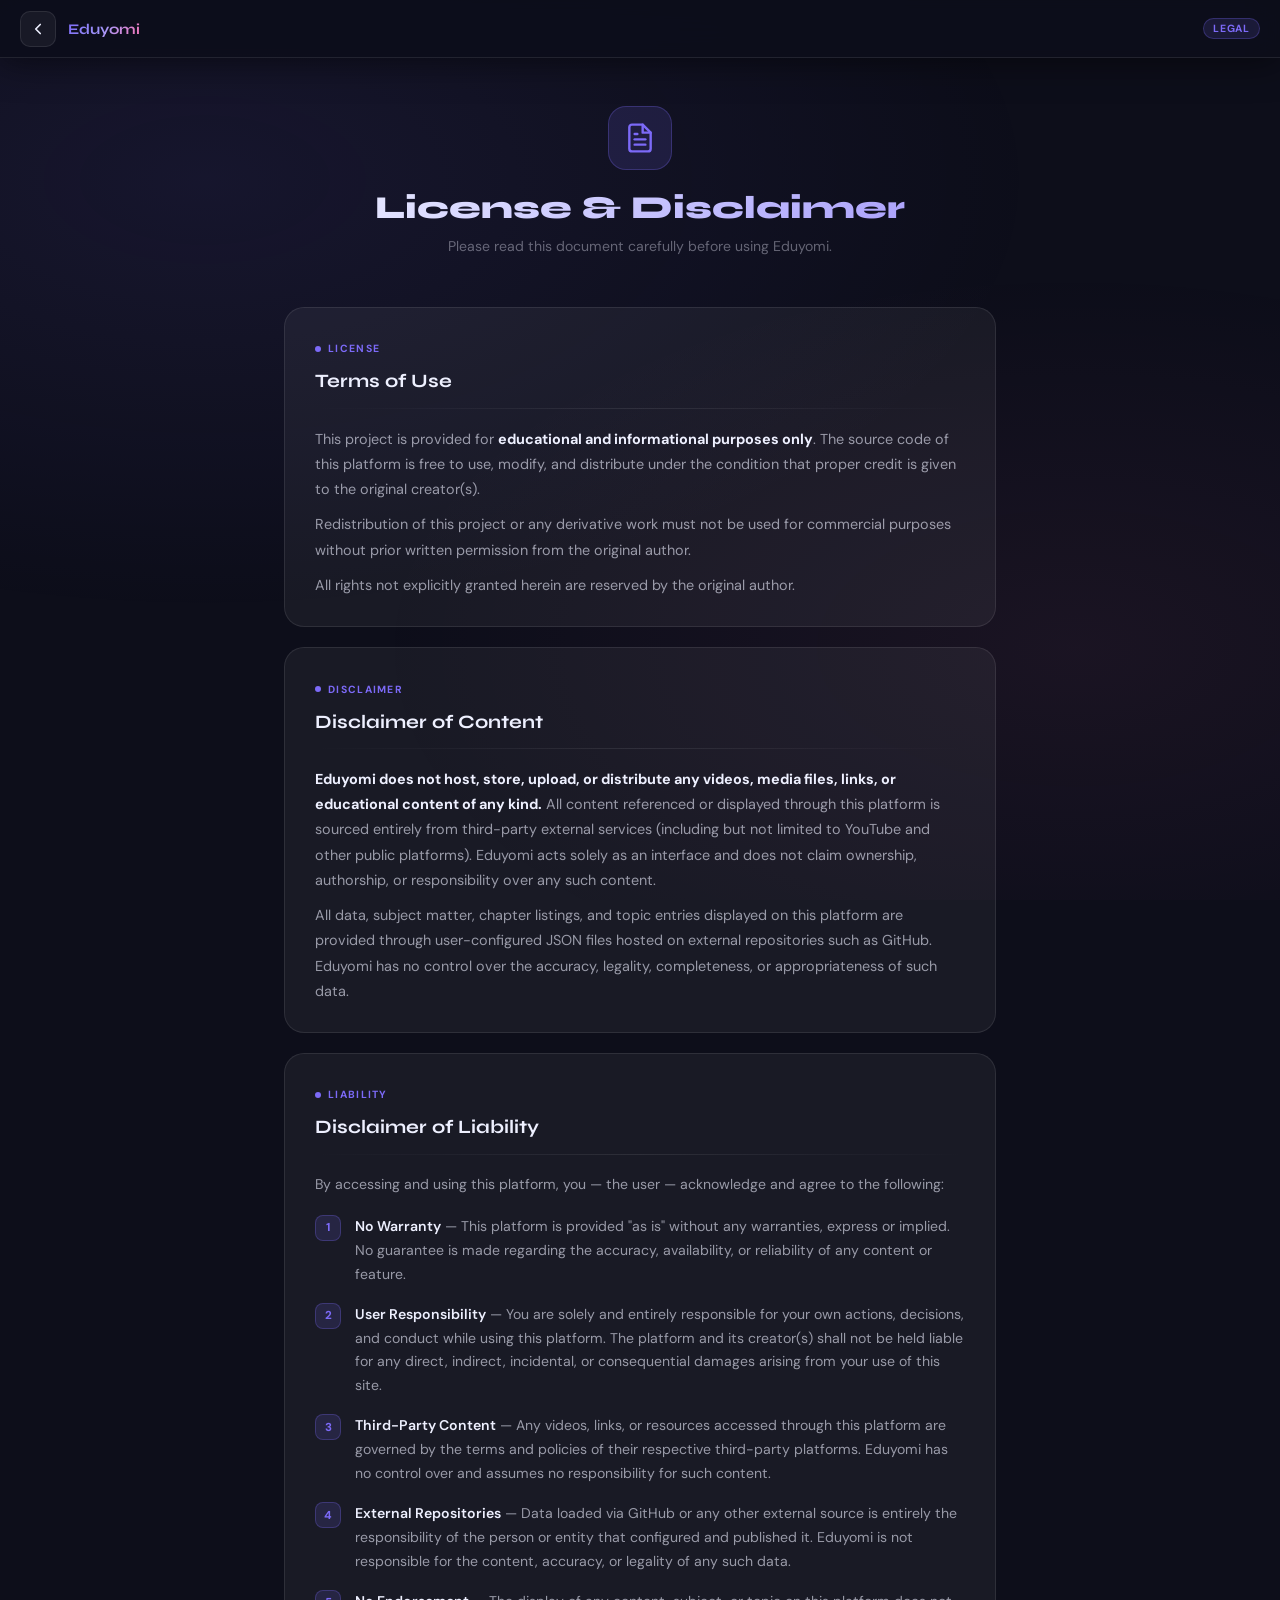
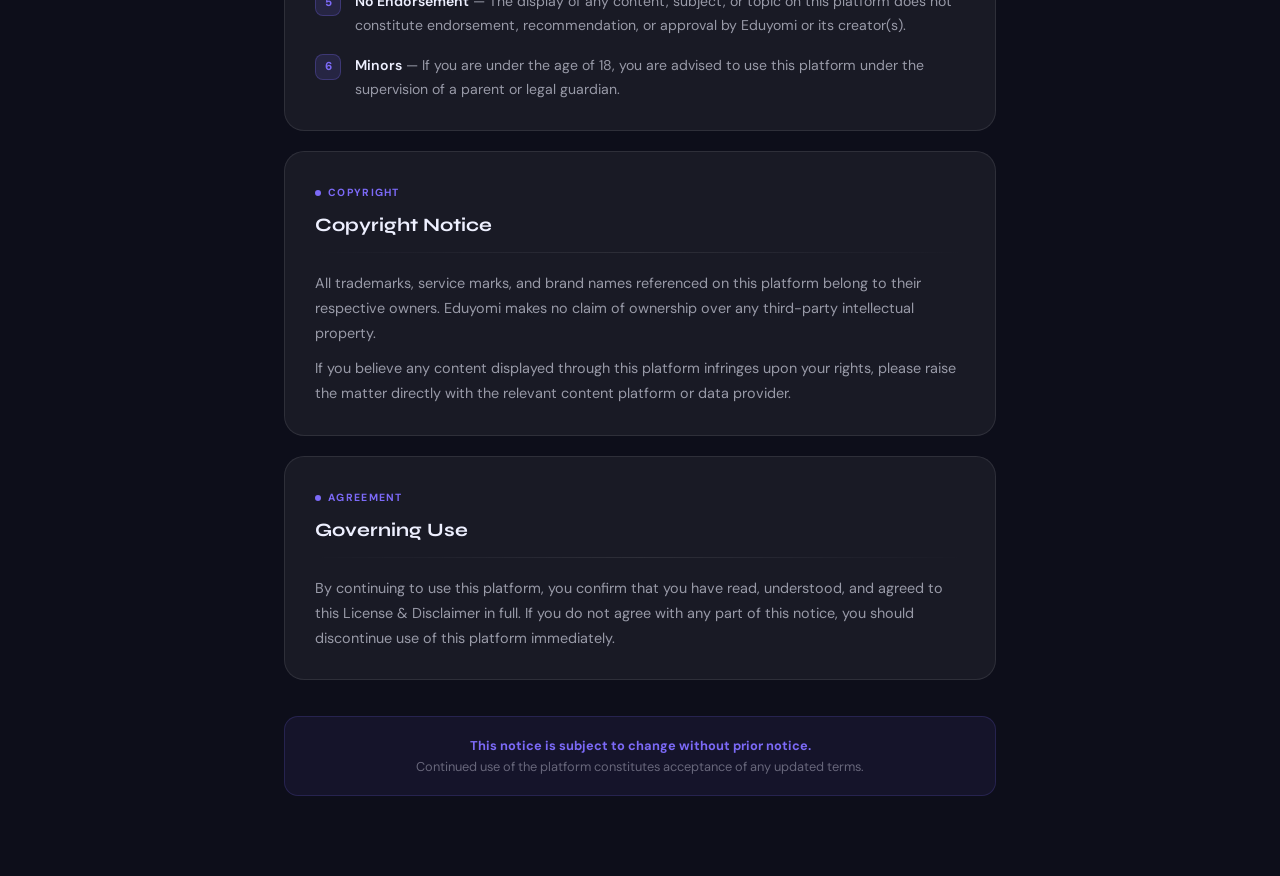
<file: license.html>
<!DOCTYPE html>
<html lang="en" data-theme="dark">
<head>
  <meta charset="UTF-8">
  <meta name="viewport" content="width=device-width, initial-scale=1.0">
  <title>License & Disclaimer — Eduyomi</title>
  <link href="https://fonts.googleapis.com/css2?family=DM+Sans:ital,opsz,wght@0,9..40,300;0,9..40,400;0,9..40,500;0,9..40,600;1,9..40,300&family=Syne:wght@600;700;800&display=swap" rel="stylesheet">

  <script>
    (function () {
      const saved  = localStorage.getItem('eduyomi-theme')  || 'dark';
      const accent = localStorage.getItem('eduyomi-accent') || '#7c6af7';
      document.documentElement.setAttribute('data-theme', saved);
      document.documentElement.style.setProperty('--accent-custom', accent);
    })();
  </script>

  <style>
    /* ═══════════════════════════════════
       DESIGN TOKENS — mirrored from main
    ═══════════════════════════════════ */
    :root {
      --font-display: 'Syne', sans-serif;
      --font-body:    'DM Sans', sans-serif;
      --accent:       var(--accent-custom, #7c6af7);
      --accent-alt:   color-mix(in srgb, var(--accent) 70%, white 30%);
      --accent-glow:  color-mix(in srgb, var(--accent) 28%, transparent 72%);
      --pink:         #f472b6;
      --radius-pill:  999px;
      --transition:   200ms cubic-bezier(.4,0,.2,1);
    }

    [data-theme="dark"] {
      color-scheme: dark;
      --bg:             #0d0e1a;
      --bg-nav:         rgba(13,14,26,0.90);
      --surface:        rgba(255,255,255,0.05);
      --surface-hover:  rgba(255,255,255,0.09);
      --border:         rgba(255,255,255,0.09);
      --text-primary:   #eef0ff;
      --text-secondary: rgba(238,240,255,0.60);
      --text-muted:     rgba(238,240,255,0.38);
      --shadow-nav:     0 2px 36px rgba(0,0,0,0.55);
      --ambient1:       color-mix(in srgb, var(--accent) 9%, transparent);
      --ambient2:       rgba(244,114,182,0.06);
    }
    [data-theme="amoled"] {
      color-scheme: dark;
      --bg:             #000000;
      --bg-nav:         rgba(0,0,0,0.95);
      --surface:        rgba(255,255,255,0.04);
      --surface-hover:  rgba(255,255,255,0.08);
      --border:         rgba(255,255,255,0.07);
      --text-primary:   #ffffff;
      --text-secondary: rgba(255,255,255,0.55);
      --text-muted:     rgba(255,255,255,0.30);
      --shadow-nav:     0 2px 36px rgba(0,0,0,0.85);
      --ambient1:       color-mix(in srgb, var(--accent) 7%, transparent);
      --ambient2:       rgba(244,114,182,0.04);
    }
    [data-theme="light"] {
      color-scheme: light;
      --bg:             #f5f4fb;
      --bg-nav:         rgba(245,244,251,0.92);
      --surface:        rgba(0,0,0,0.04);
      --surface-hover:  rgba(0,0,0,0.07);
      --border:         rgba(0,0,0,0.09);
      --text-primary:   #13111f;
      --text-secondary: rgba(19,17,31,0.62);
      --text-muted:     rgba(19,17,31,0.38);
      --shadow-nav:     0 1px 24px rgba(0,0,0,0.10);
      --ambient1:       color-mix(in srgb, var(--accent) 7%, transparent);
      --ambient2:       rgba(244,114,182,0.05);
    }

    *, *::before, *::after { margin: 0; padding: 0; box-sizing: border-box; }
    html { scroll-behavior: smooth; }

    /* Themed scrollbar — applies to the page scrollbar and all children */
    ::-webkit-scrollbar { width: 5px; height: 5px; }
    ::-webkit-scrollbar-track { background: rgba(255,255,255,0.04); }
    ::-webkit-scrollbar-thumb { background: var(--accent); border-radius: 6px; }
    ::-webkit-scrollbar-thumb:hover { background: var(--accent-alt); }
    html { scrollbar-width: thin; scrollbar-color: var(--accent) rgba(255,255,255,0.04); }
    [data-theme="light"]::-webkit-scrollbar-track { background: rgba(0,0,0,0.06); }
    [data-theme="light"] { scrollbar-color: var(--accent) rgba(0,0,0,0.06); }

    body {
      font-family: var(--font-body);
      background: var(--bg);
      color: var(--text-primary);
      min-height: 100vh;
      overflow-x: hidden;
      transition: background var(--transition), color var(--transition);
    }

    /* Ambient blobs */
    .ambient {
      position: fixed; inset: 0; pointer-events: none; z-index: 0;
      background:
        radial-gradient(ellipse 65% 48% at 16% 20%, var(--ambient1), transparent),
        radial-gradient(ellipse 55% 42% at 84% 72%, var(--ambient2), transparent);
      transition: background 0.4s;
    }

    /* ── Navbar ── */
    .nav {
      position: sticky; top: 0; z-index: 400;
      background: var(--bg-nav);
      backdrop-filter: blur(18px) saturate(1.6);
      -webkit-backdrop-filter: blur(18px) saturate(1.6);
      border-bottom: 1px solid var(--border);
      box-shadow: var(--shadow-nav);
      display: flex; align-items: center; gap: 12px;
      padding: 0 20px; height: 58px;
    }
    .nav-back {
      display: flex; align-items: center; justify-content: center;
      width: 36px; height: 36px; border-radius: 10px; flex-shrink: 0;
      border: 1px solid var(--border); background: var(--surface);
      color: var(--text-primary); cursor: pointer; text-decoration: none;
      transition: border-color var(--transition), background var(--transition), transform .15s;
    }
    .nav-back:hover { border-color: var(--accent); background: var(--surface-hover); transform: scale(1.06); }
    .nav-back svg { width: 18px; height: 18px; stroke: currentColor; fill: none; stroke-width: 2.2; stroke-linecap: round; stroke-linejoin: round; }
    .nav-title {
      font-family: var(--font-display); font-size: .92rem; font-weight: 700;
      background: linear-gradient(120deg, var(--accent) 0%, var(--accent-alt) 50%, var(--pink) 100%);
      -webkit-background-clip: text; -webkit-text-fill-color: transparent; background-clip: text;
    }
    .nav-spacer { flex: 1; }
    .nav-tag {
      font-size: .65rem; font-weight: 700; letter-spacing: .8px; text-transform: uppercase;
      padding: 3px 9px; border-radius: var(--radius-pill);
      background: color-mix(in srgb, var(--accent) 14%, transparent);
      color: var(--accent); border: 1px solid color-mix(in srgb, var(--accent) 28%, transparent);
    }

    /* ── Page layout ── */
    .page {
      position: relative; z-index: 1;
      max-width: 760px; margin: 0 auto;
      padding: 48px 24px 80px;
    }

    /* ── Hero ── */
    .hero {
      text-align: center; margin-bottom: 52px;
    }
    .hero-icon {
      width: 64px; height: 64px; border-radius: 18px; margin: 0 auto 20px;
      background: color-mix(in srgb, var(--accent) 14%, transparent);
      border: 1.5px solid color-mix(in srgb, var(--accent) 28%, transparent);
      display: flex; align-items: center; justify-content: center;
    }
    .hero-icon svg { width: 32px; height: 32px; stroke: var(--accent); fill: none; stroke-width: 1.8; stroke-linecap: round; stroke-linejoin: round; }
    .hero-title {
      font-family: var(--font-display); font-size: 2rem; font-weight: 800; line-height: 1.15;
      background: linear-gradient(135deg, var(--text-primary) 0%, var(--accent-alt) 100%);
      -webkit-background-clip: text; -webkit-text-fill-color: transparent; background-clip: text;
      margin-bottom: 10px;
    }
    .hero-sub {
      font-size: .88rem; color: var(--text-muted);
    }

    /* ── Section card ── */
    .section-card {
      background: var(--surface);
      border: 1px solid var(--border);
      border-radius: 20px;
      padding: 28px 30px;
      margin-bottom: 20px;
      transition: border-color var(--transition);
    }
    .section-card:hover { border-color: color-mix(in srgb, var(--accent) 30%, transparent); }

    .section-label {
      display: inline-flex; align-items: center; gap: 7px;
      font-size: .65rem; font-weight: 700; letter-spacing: 1.3px; text-transform: uppercase;
      color: var(--accent); margin-bottom: 14px;
    }
    .section-label .dot {
      width: 6px; height: 6px; border-radius: 50%; background: var(--accent); flex-shrink: 0;
    }

    .section-title {
      font-family: var(--font-display); font-size: 1.18rem; font-weight: 700;
      color: var(--text-primary); margin-bottom: 14px; line-height: 1.3;
    }

    .section-body {
      font-size: .9rem; line-height: 1.75; color: var(--text-secondary);
    }
    .section-body p { margin-bottom: 10px; }
    .section-body p:last-child { margin-bottom: 0; }

    /* ── Numbered list ── */
    .clause-list {
      list-style: none; display: flex; flex-direction: column; gap: 16px;
      margin-top: 4px;
    }
    .clause-list li {
      display: flex; gap: 14px; align-items: flex-start;
    }
    .clause-num {
      flex-shrink: 0;
      width: 26px; height: 26px; border-radius: 8px;
      background: color-mix(in srgb, var(--accent) 14%, transparent);
      border: 1px solid color-mix(in srgb, var(--accent) 28%, transparent);
      color: var(--accent); font-size: .72rem; font-weight: 800;
      display: flex; align-items: center; justify-content: center;
    }
    .clause-body { font-size: .88rem; line-height: 1.7; color: var(--text-secondary); }
    .clause-body strong { color: var(--text-primary); font-weight: 600; }

    /* ── Divider ── */
    .divider {
      height: 1px;
      background: linear-gradient(90deg, transparent, var(--border), transparent);
      margin: 4px 0 18px;
    }

    /* ── Footer note ── */
    .footer-note {
      margin-top: 36px; padding: 18px 22px; border-radius: 14px;
      background: color-mix(in srgb, var(--accent) 7%, transparent);
      border: 1px solid color-mix(in srgb, var(--accent) 18%, transparent);
      font-size: .8rem; color: var(--text-muted); line-height: 1.65; text-align: center;
    }
    .footer-note strong { color: var(--accent); }
  </style>
</head>
<body>
<div class="ambient"></div>

<!-- Navbar -->
<nav class="nav">
  <button class="nav-back" onclick="window.parent.postMessage('popup:close','*')" title="Back to Eduyomi">
    <svg viewBox="0 0 24 24"><polyline points="15 18 9 12 15 6"/></svg>
  </button>
  <span class="nav-title">Eduyomi</span>
  <span class="nav-spacer"></span>
  <span class="nav-tag">Legal</span>
</nav>

<!-- Page content -->
<main class="page">

  <!-- Hero -->
  <div class="hero">
    <div class="hero-icon">
      <svg viewBox="0 0 24 24"><path d="M14 2H6a2 2 0 0 0-2 2v16a2 2 0 0 0 2 2h12a2 2 0 0 0 2-2V8z"/><polyline points="14 2 14 8 20 8"/><line x1="16" y1="13" x2="8" y2="13"/><line x1="16" y1="17" x2="8" y2="17"/><polyline points="10 9 9 9 8 9"/></svg>
    </div>
    <h1 class="hero-title">License &amp; Disclaimer</h1>
    <p class="hero-sub">Please read this document carefully before using Eduyomi.</p>
  </div>

  <!-- License -->
  <div class="section-card">
    <div class="section-label"><span class="dot"></span>License</div>
    <h2 class="section-title">Terms of Use</h2>
    <div class="divider"></div>
    <div class="section-body">
      <p>This project is provided for <strong style="color:var(--text-primary)">educational and informational purposes only</strong>. The source code of this platform is free to use, modify, and distribute under the condition that proper credit is given to the original creator(s).</p>
      <p>Redistribution of this project or any derivative work must not be used for commercial purposes without prior written permission from the original author.</p>
      <p>All rights not explicitly granted herein are reserved by the original author.</p>
    </div>
  </div>

  <!-- Content Disclaimer -->
  <div class="section-card">
    <div class="section-label"><span class="dot"></span>Disclaimer</div>
    <h2 class="section-title">Disclaimer of Content</h2>
    <div class="divider"></div>
    <div class="section-body">
      <p><strong style="color:var(--text-primary)">Eduyomi does not host, store, upload, or distribute any videos, media files, links, or educational content of any kind.</strong> All content referenced or displayed through this platform is sourced entirely from third-party external services (including but not limited to YouTube and other public platforms). Eduyomi acts solely as an interface and does not claim ownership, authorship, or responsibility over any such content.</p>
      <p>All data, subject matter, chapter listings, and topic entries displayed on this platform are provided through user-configured JSON files hosted on external repositories such as GitHub. Eduyomi has no control over the accuracy, legality, completeness, or appropriateness of such data.</p>
    </div>
  </div>

  <!-- Liability -->
  <div class="section-card">
    <div class="section-label"><span class="dot"></span>Liability</div>
    <h2 class="section-title">Disclaimer of Liability</h2>
    <div class="divider"></div>
    <p style="font-size:.88rem;color:var(--text-secondary);margin-bottom:18px;line-height:1.7;">By accessing and using this platform, you — the user — acknowledge and agree to the following:</p>
    <ul class="clause-list">
      <li>
        <span class="clause-num">1</span>
        <div class="clause-body"><strong>No Warranty</strong> — This platform is provided "as is" without any warranties, express or implied. No guarantee is made regarding the accuracy, availability, or reliability of any content or feature.</div>
      </li>
      <li>
        <span class="clause-num">2</span>
        <div class="clause-body"><strong>User Responsibility</strong> — You are solely and entirely responsible for your own actions, decisions, and conduct while using this platform. The platform and its creator(s) shall not be held liable for any direct, indirect, incidental, or consequential damages arising from your use of this site.</div>
      </li>
      <li>
        <span class="clause-num">3</span>
        <div class="clause-body"><strong>Third-Party Content</strong> — Any videos, links, or resources accessed through this platform are governed by the terms and policies of their respective third-party platforms. Eduyomi has no control over and assumes no responsibility for such content.</div>
      </li>
      <li>
        <span class="clause-num">4</span>
        <div class="clause-body"><strong>External Repositories</strong> — Data loaded via GitHub or any other external source is entirely the responsibility of the person or entity that configured and published it. Eduyomi is not responsible for the content, accuracy, or legality of any such data.</div>
      </li>
      <li>
        <span class="clause-num">5</span>
        <div class="clause-body"><strong>No Endorsement</strong> — The display of any content, subject, or topic on this platform does not constitute endorsement, recommendation, or approval by Eduyomi or its creator(s).</div>
      </li>
      <li>
        <span class="clause-num">6</span>
        <div class="clause-body"><strong>Minors</strong> — If you are under the age of 18, you are advised to use this platform under the supervision of a parent or legal guardian.</div>
      </li>
    </ul>
  </div>

  <!-- Copyright -->
  <div class="section-card">
    <div class="section-label"><span class="dot"></span>Copyright</div>
    <h2 class="section-title">Copyright Notice</h2>
    <div class="divider"></div>
    <div class="section-body">
      <p>All trademarks, service marks, and brand names referenced on this platform belong to their respective owners. Eduyomi makes no claim of ownership over any third-party intellectual property.</p>
      <p>If you believe any content displayed through this platform infringes upon your rights, please raise the matter directly with the relevant content platform or data provider.</p>
    </div>
  </div>

  <!-- Governing Use -->
  <div class="section-card">
    <div class="section-label"><span class="dot"></span>Agreement</div>
    <h2 class="section-title">Governing Use</h2>
    <div class="divider"></div>
    <div class="section-body">
      <p>By continuing to use this platform, you confirm that you have read, understood, and agreed to this License &amp; Disclaimer in full. If you do not agree with any part of this notice, you should discontinue use of this platform immediately.</p>
    </div>
  </div>

  <!-- Footer note -->
  <div class="footer-note">
    <strong>This notice is subject to change without prior notice.</strong><br>
    Continued use of the platform constitutes acceptance of any updated terms.
  </div>

</main>
</body>
</html>
</file>
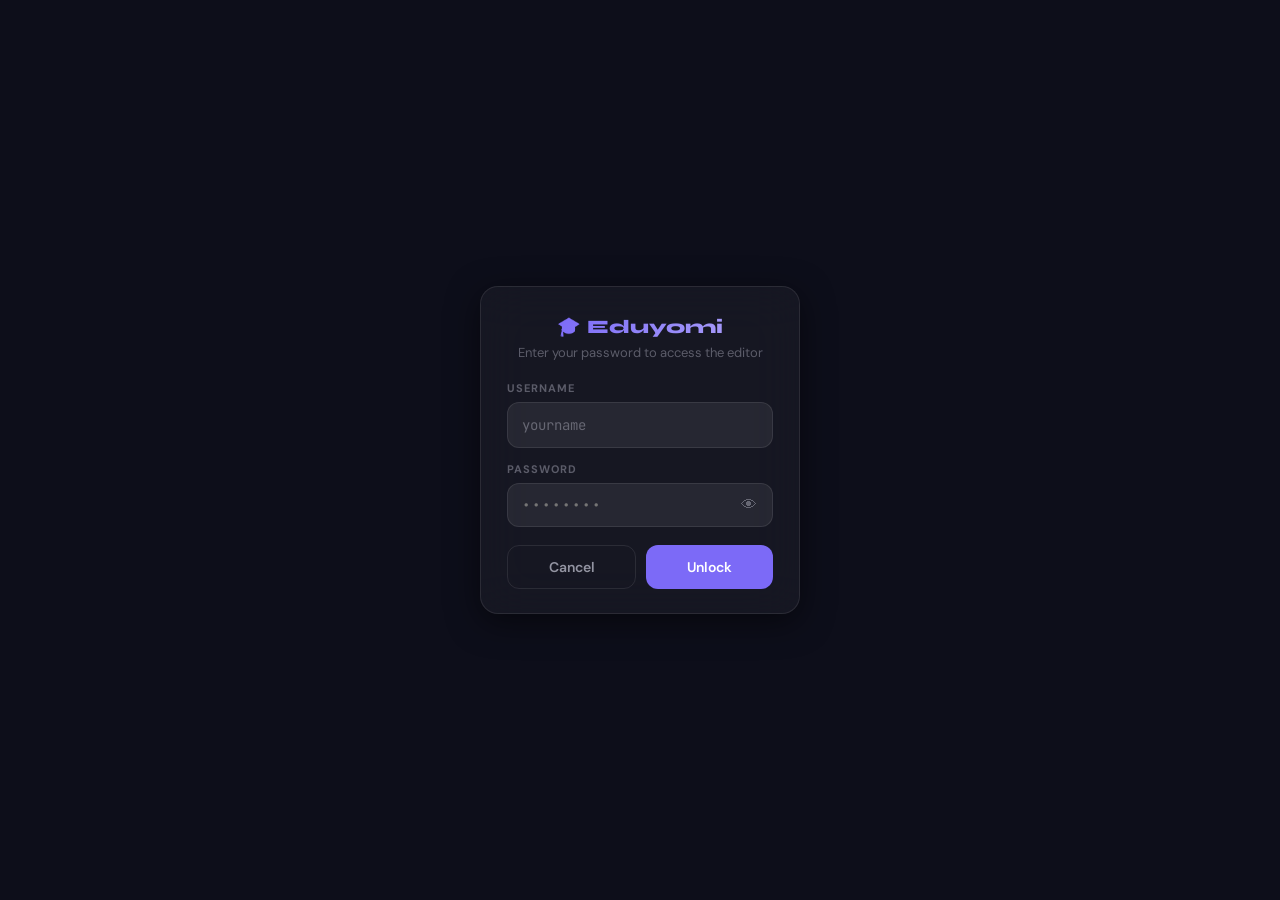
<file: src/editor/editor.html>
<!DOCTYPE html>
<html lang="en" data-theme="dark">
<head>
<meta charset="UTF-8">
<meta name="viewport" content="width=device-width, initial-scale=1.0">
<title>Eduyomi JSON Editor</title>
<link href="https://fonts.googleapis.com/css2?family=Syne:wght@400;600;700;800&family=DM+Sans:ital,wght@0,300;0,400;0,500;0,600;1,400&family=JetBrains+Mono:wght@400;500&display=swap" rel="stylesheet">
  <script src="js/editor-theme-init.js"></script>
  <link rel="stylesheet" href="css/editor-gate.css">
  <link rel="stylesheet" href="css/editor-main.css">
  <script src="js/editor-sync.js"></script>

<!-- ════════════════════════════════════════
     HTML STRUCTURE
════════════════════════════════════════ -->

<!-- ═══ AUTH GATE ═══ -->
<div id="auth-gate">
  <div class="gate-card">
    <div class="gate-logo">🎓 Eduyomi</div>
    <div class="gate-subtitle">Enter your password to access the editor</div>
    <div class="gate-label">Username</div>
    <div class="gate-username-wrap">
      <input id="gate-user" type="text" placeholder="yourname"
        autocomplete="username" autocorrect="off" autocapitalize="none" spellcheck="false"
        onkeydown="if(event.key==='Enter')document.getElementById('gate-pw').focus()">
      
    </div>
    <div class="gate-label">Password</div>
    <div class="gate-input-wrap">
      <input id="gate-pw" class="gate-input" type="password" placeholder="••••••••"
        autocomplete="current-password" onkeydown="if(event.key==='Enter')gateLogin()">
      <button class="gate-eye" onclick="gateToggleEye()" title="Show/hide">👁</button>
    </div>
    <div class="gate-btn-row">
      <button class="gate-btn-cancel" onclick="window.location.href='index.html'" type="button">Cancel</button>
      <button class="gate-btn" id="gate-submit-btn" onclick="gateLogin()">Unlock</button>
    </div>
    <div class="gate-error" id="gate-error">Incorrect password. Please try again.</div>
  </div>
</div>

<!-- ═══ APP ROOT ═══ -->
<div id="app-root">
<div class="ambient"></div>
<div class="mob-backdrop" id="mobBackdrop" onclick="mobCloseSidebar()"></div>

<!-- HEADER -->
<header>
  <div class="logo">Editor</div>

  <div class="header-center">
    <div class="header-search-wrap">
      <span class="search-icon">🔍</span>
      <input type="search" id="headerSearch" placeholder="Search topics, chapters, subjects…" oninput="onHeaderSearch()" onfocus="openHeaderSearch()" onblur="closeHeaderSearchDelay()" autocomplete="off" autocorrect="off" autocapitalize="off" spellcheck="false">
      <div class="search-dropdown" id="headerSearchDrop"></div>
    </div>
  </div>

  <div class="header-actions">
    <!-- Theme BG -->
    <div class="theme-btn-row">
      <button class="theme-bg-btn" onclick="setTheme('dark')" data-t="dark">Dark</button>
      <button class="theme-bg-btn" onclick="setTheme('amoled')" data-t="amoled">AMOLED</button>
      <button class="theme-bg-btn" onclick="setTheme('light')" data-t="light">Light</button>
    </div>
    <!-- Accent dots -->
    <div style="display:flex;gap:5px;margin:0 4px;">
      <div class="accent-dot" style="background:#7c6af7" data-c="#7c6af7" onclick="setAccent(this)" title="Violet"></div>
      <div class="accent-dot" style="background:#3b82f6" data-c="#3b82f6" onclick="setAccent(this)" title="Blue"></div>
      <div class="accent-dot" style="background:#10b981" data-c="#10b981" onclick="setAccent(this)" title="Emerald"></div>
      <div class="accent-dot" style="background:#f59e0b" data-c="#f59e0b" onclick="setAccent(this)" title="Amber"></div>
      <div class="accent-dot" style="background:#ec4899" data-c="#ec4899" onclick="setAccent(this)" title="Pink"></div>
    </div>
    <button class="btn" onclick="toggleJsonPanel()">{ } JSON</button>
  </div>
  <!-- Close button: always visible, outside header-actions so it shows on mobile too -->
  <button id="editorCloseBtn" onclick="window.parent?.closeSourceEditor?.()" title="Close Editor" onmouseover="this.classList.add('hov')" onmouseout="this.classList.remove('hov')">
    <svg width="14" height="14" viewBox="0 0 24 24" fill="none" stroke="currentColor" stroke-width="2.5" stroke-linecap="round"><line x1="18" y1="6" x2="6" y2="18"/><line x1="6" y1="6" x2="18" y2="18"/></svg>
  </button>
</header>

<div class="app">
  <!-- SIDEBAR -->
  <div class="sidebar" id="sidebar">
    <div class="resize-handle resize-handle-right" id="sidebarResizeHandle"></div>
    <!-- GitHub Integration -->
    <div class="gh-panel">
      <div class="gh-panel-title" id="ghPanelTitle" onclick="toggleGhPanel()">
        <span class="gh-toggle-arrow">▶</span>
        <svg width="13" height="13" viewBox="0 0 24 24" fill="currentColor" style="flex-shrink:0;opacity:.75"><path d="M12 0C5.37 0 0 5.37 0 12c0 5.31 3.435 9.795 8.205 11.385.6.105.825-.255.825-.57 0-.285-.015-1.23-.015-2.235-3.015.555-3.795-.735-4.035-1.41-.135-.345-.72-1.41-1.23-1.695-.42-.225-1.02-.78-.015-.795.945-.015 1.62.87 1.845 1.23 1.08 1.815 2.805 1.305 3.495.99.105-.78.42-1.305.765-1.605-2.67-.3-5.46-1.335-5.46-5.925 0-1.305.465-2.385 1.23-3.225-.12-.3-.54-1.53.12-3.18 0 0 1.005-.315 3.3 1.23.96-.27 1.98-.405 3-.405s2.04.135 3 .405c2.295-1.56 3.3-1.23 3.3-1.23.66 1.65.24 2.88.12 3.18.765.84 1.23 1.905 1.23 3.225 0 4.605-2.805 5.625-5.475 5.925.435.375.81 1.095.81 2.22 0 1.605-.015 2.895-.015 3.3 0 .315.225.69.825.57A12.02 12.02 0 0 0 24 12c0-6.63-5.37-12-12-12z"/></svg>
        <span>GitHub Sync</span>
      </div>
      <div class="gh-panel-body" id="ghPanelBody">
        <!-- URL and token auto-filled from Supabase login — no manual input needed -->
        <input type="hidden" id="ghFileUrl">
        <input type="hidden" id="ghToken" data-masked="1">
        <div class="gh-row">
          <button class="btn btn-sm" onclick="ghFetch()">⬇ Pull</button>
          <button class="btn btn-sm btn-success" onclick="ghPushModal()">⬆ Push</button>
        </div>
        <div class="gh-commit-row" id="ghCommitRow" style="display:none">
          <textarea id="ghCommitMsg" placeholder="Commit message…" rows="3" readonly style="resize:none;min-height:38px;max-height:140px;font-family:var(--font-mono);font-size:11.5px;line-height:1.5;padding:6px 9px;background:var(--search-bg);border:1px solid var(--border);border-radius:8px;color:var(--text-primary);outline:none;width:100%;box-sizing:border-box;cursor:default;opacity:0.85;"></textarea>
          <button class="btn btn-sm btn-accent" onclick="ghPush()">✓ Commit</button>
          <button class="btn btn-sm btn-danger" onclick="ghCancelCommit()">✕</button>
        </div>
        <div class="gh-status" id="ghStatus"></div>
      </div>
    </div>

    <!-- Sidebar search + filter -->
    <div class="sidebar-top">
      <div class="sidebar-search-wrap">
        <span class="si">🔍</span>
        <input type="search" id="sidebarSearch" placeholder="Filter tree…" oninput="filterTree()" autocomplete="off" autocorrect="off" autocapitalize="off" spellcheck="false">
      </div>
      <div class="sidebar-filter-row">
        <div class="custom-select-wrap" id="sortSelectWrap">
          <button class="custom-select-btn" id="sortSelectBtn" onclick="toggleCustomSelect()" aria-haspopup="listbox">
            <span class="cs-label" id="sortSelectLabel">Original order</span>
            <span class="cs-arrow">▾</span>
          </button>
          <div class="custom-select-dropdown" id="sortSelectDrop" role="listbox">
            <div class="custom-select-option selected" data-value="natural" onclick="pickSortOption(this)">
              <span class="cs-check">✓</span>Original order
            </div>
            <div class="custom-select-option" data-value="asc" onclick="pickSortOption(this)">
              <span class="cs-check">✓</span>A → Z (Year)
            </div>
            <div class="custom-select-option" data-value="desc" onclick="pickSortOption(this)">
              <span class="cs-check">✓</span>Z → A (Year)
            </div>
            <div class="custom-select-option" data-value="subj-asc" onclick="pickSortOption(this)">
              <span class="cs-check">✓</span>Subjects A→Z
            </div>
          </div>
        </div>
      </div>
      <div class="sidebar-filter-row2">
        <button class="expand-toggle" id="sidebarExpandToggle" onclick="toggleExpandAll(this)" title="Expand/collapse all">
          <span class="toggle-track"><span class="toggle-thumb"></span></span>
          <span>Expand All</span>
        </button>
      </div>
    </div>

    <!-- Tree -->
    <div class="tree-scroll" id="treeScroll"></div>
  </div>

  <!-- MAIN EDITOR -->
  <div class="main" id="mainEditor"></div>

  <!-- JSON PANEL -->
  <div class="json-panel" id="jsonPanel">
    <div class="resize-handle resize-handle-left" id="jsonResizeHandle"></div>
    <div class="json-panel-header">
      <span>Raw JSON</span>
      <button class="expand-toggle" id="jsonExpandToggle" onclick="toggleJsonExpand(this)" title="Expand JSON panel">
        <span class="toggle-track"><span class="toggle-thumb"></span></span>
        <span class="json-expand-label">Expand</span>
      </button>
      <button class="btn btn-xs" onclick="closeJsonPanel()">✕</button>
    </div>
    <textarea id="rawJson" spellcheck="false"></textarea>
    <div class="json-panel-footer">
      <button class="btn btn-success" onclick="applyRaw()" style="flex:1">✓ Apply</button>
      <button class="btn btn-xs" onclick="copyJSON()">⎘ Copy</button>
    </div>
  </div>
</div>

<div class="toast-stack" id="toastStack"></div>

<!-- EXPORT MODAL -->
<div class="modal-backdrop" id="exportModal">
  <div class="modal">
    <div class="modal-title">⬆ Export JSON</div>
    <div class="modal-field">
      <label>File Name</label>
      <input type="text" id="exportFilename" value="curriculum" placeholder="filename" spellcheck="false"
        onkeydown="if(event.key==='Enter')doExport()">
    </div>
    <div class="modal-row-btns">
      <button class="btn" style="flex:1;justify-content:center;" onclick="closeExportModal()">✕ Cancel</button>
      <button class="btn btn-accent" style="flex:1;justify-content:center;" onclick="doExport()">⬇ Save</button>
    </div>
  </div>
</div>

<!-- FILE DROP OVERLAY -->
<div class="drop-overlay" id="dropOverlay">
  <div class="drop-zone" id="dropZone">
    <div class="drop-icon">📂</div>
    <div class="drop-title">Drop JSON File</div>
    <div class="drop-sub">Release to load your curriculum JSON<br>anywhere on the screen</div>
    <div class="drop-badge">.json</div>
  </div>
  <div class="drop-dismiss" onclick="hideDropOverlay()">✕ Cancel</div>
</div>


<!-- JS Modules -->
<script src="js/editor-state-theme.js"></script>
<script src="js/editor-load.js"></script>
<script src="js/editor-json-panel.js"></script>
<script src="js/editor-select-sort.js"></script>
<script src="js/editor-tree.js"></script>
<script src="js/editor-render.js"></script>
<script src="js/editor-drag.js"></script>
<script src="js/editor-mutations.js"></script>
<script src="js/editor-ui-panels.js"></script>
<script src="js/editor-github.js"></script>
<script src="js/editor-init.js"></script>

<!-- ═══ PLAYLIST MODAL ═══ -->
<div class="modal-backdrop" id="playlistModal" onclick="if(event.target===this)closePlaylistModal()">
  <div class="modal">
    <div class="modal-title">▶ Add YouTube Playlist</div>
    <div class="modal-field">
      <label>Playlist URL</label>
      <div class="playlist-url-wrap">
        <input type="text" id="playlistUrlInput" placeholder="https://www.youtube.com/playlist?list=PL… or watch?v=…&list=PL…"
          oninput="onPlaylistUrlChange()" onpaste="setTimeout(onPlaylistUrlChange,10)"
          autocomplete="off" autocorrect="off" spellcheck="false">
      </div>
    </div>
    <div class="playlist-option-row">
      <label><input type="checkbox" id="playlistUseTitle" checked> Use video titles as topic titles</label>
    </div>
    <div class="playlist-progress" id="playlistProgress">
      <div class="playlist-progress-bar-wrap"><div class="playlist-progress-bar" id="playlistProgressBar"></div></div>
      <div class="playlist-progress-text" id="playlistProgressText">Fetching playlist…</div>
    </div>
    <div class="playlist-preview" id="playlistPreview"></div>
    <div class="playlist-meta" id="playlistMeta" style="display:none"></div>
    <div class="modal-row-btns" style="margin-top:4px">
      <button class="btn btn-accent" style="flex:1;height:40px;font-size:13px;border-radius:10px;" id="playlistAddBtn" onclick="confirmAddPlaylist()" disabled>＋ Add All Videos</button>
      <button class="btn" style="height:40px;font-size:13px;border-radius:10px;" onclick="closePlaylistModal()">Cancel</button>
    </div>
    <div id="playlistError" style="display:none;font-size:12px;color:var(--red);background:color-mix(in srgb,var(--red) 8%,transparent);border:1px solid color-mix(in srgb,var(--red) 25%,transparent);border-radius:8px;padding:8px 12px;"></div>
  </div>
</div>

</div><!-- end #app-root -->

<script src="js/editor-playlist-modal.js"></script>
<script src="js/editor-video-lookup.js"></script>
</body>
</html>
</file>
<file: src/css/main.css>
@import "modules/01-tokens.css";
@import "modules/02-ambient.css";
@import "modules/03-navbar.css";
@import "modules/04-page-layout.css";
@import "modules/05-video-player.css";
@import "modules/06-drawer-lists.css";
@import "modules/07-search-banner-and-year-tabs.css";
@import "modules/08-subject-view-and-filter.css";
@import "modules/09-subject-detail-and-loaders.css";
@import "modules/10-popups.css";
@import "modules/11-animations.css";
@import "modules/12-repo-modal.css";
</file>
<file: src/editor/css/editor-gate.css>
/* ═══ PASSWORD GATE ═══ */
#auth-gate {
  position: fixed; inset: 0; z-index: 99999;
  background: var(--bg, #0d0e1a);
  display: flex; align-items: center; justify-content: center;
  font-family: 'DM Sans', sans-serif;
}
#auth-gate .gate-card {
  background: var(--card-bg, rgba(255,255,255,0.04));
  border: 1px solid var(--border, rgba(255,255,255,0.09));
  border-radius: 18px;
  padding: 28px 26px 24px;
  width: 100%; max-width: 320px;
  box-shadow: var(--shadow, 0 24px 64px rgba(0,0,0,0.6));
  backdrop-filter: blur(24px);
  display: flex; flex-direction: column; align-items: center; gap: 0;
}
#auth-gate .gate-logo {
  font-family: 'Syne', sans-serif; font-weight: 800; font-size: 19px;
  background: linear-gradient(120deg, var(--accent, #7c6af7) 0%, color-mix(in srgb, var(--accent,#7c6af7) 70%, white 30%) 50%, #f472b6 100%);
  background-size: 200% auto;
  -webkit-background-clip: text; -webkit-text-fill-color: transparent;
  animation: shimmer 4s linear infinite;
  margin-bottom: 6px;
}
#auth-gate .gate-subtitle {
  font-size: 13px; color: var(--text-muted, rgba(238,240,255,0.45));
  margin-bottom: 20px; text-align: center;
}
#auth-gate .gate-label {
  font-size: 11px; font-weight: 700; letter-spacing: 1px;
  text-transform: uppercase; color: var(--text-muted, rgba(238,240,255,0.38));
  align-self: flex-start; margin-bottom: 7px;
}
#auth-gate .gate-input-wrap {
  width: 100%; position: relative; margin-bottom: 14px;
}
/* Username field with @eduyomi.app suffix */
#auth-gate .gate-username-wrap {
  width: 100%; display: flex; align-items: center;
  background: var(--search-bg, rgba(255,255,255,0.07));
  border: 1px solid var(--border, rgba(255,255,255,0.11));
  border-radius: 12px; margin-bottom: 14px;
  transition: border-color 200ms, background 200ms;
  overflow: hidden;
}
#auth-gate .gate-username-wrap:focus-within {
  border-color: var(--accent, #7c6af7);
  background: color-mix(in srgb, var(--accent, #7c6af7) 8%, transparent);
}
#auth-gate .gate-username-wrap input {
  flex: 1; min-width: 0; height: 44px;
  padding: 0 14px;
  background: transparent; border: none; outline: none;
  color: var(--text-primary, #eef0ff); font-family: 'JetBrains Mono', monospace;
  font-size: 14px; letter-spacing: 0.5px;
}
#auth-gate .gate-username-wrap input::placeholder {
  color: var(--text-muted, rgba(238,240,255,0.25)); letter-spacing: 0;
}
#auth-gate .gate-domain-suffix {
  padding: 0 14px 0 2px;
  color: color-mix(in srgb, var(--accent, #7c6af7) 75%, transparent);
  font-family: 'JetBrains Mono', monospace;
  font-size: 13px; font-weight: 500;
  white-space: nowrap; flex-shrink: 0;
  user-select: none; pointer-events: none;
  line-height: 44px;
}
#auth-gate .gate-input {
  width: 100%; height: 44px; padding: 0 44px 0 14px;
  background: var(--search-bg, rgba(255,255,255,0.07));
  border: 1px solid var(--border, rgba(255,255,255,0.11));
  border-radius: 12px; color: var(--text-primary, #eef0ff);
  font-family: 'JetBrains Mono', monospace; font-size: 14px;
  letter-spacing: 2px; outline: none;
  transition: border-color 200ms, background 200ms;
}
#auth-gate .gate-input:focus {
  border-color: var(--accent, #7c6af7);
  background: color-mix(in srgb, var(--accent, #7c6af7) 8%, transparent);
}
#auth-gate .gate-eye {
  position: absolute; right: 12px; top: 50%; transform: translateY(-50%);
  background: none; border: none; cursor: pointer;
  color: var(--text-muted, rgba(238,240,255,0.35)); font-size: 16px; padding: 4px; line-height: 1;
  transition: color 150ms;
}
#auth-gate .gate-eye:hover { color: var(--text-secondary, rgba(238,240,255,0.7)); }
#auth-gate .gate-btn-row {
  width: 100%; display: flex; gap: 10px; margin-top: 4px;
}
#auth-gate .gate-btn {
  flex: 1; height: 44px; border-radius: 12px;
  background: var(--accent, #7c6af7); border: none; color: #fff;
  font-family: 'DM Sans', sans-serif; font-size: 14px; font-weight: 600;
  cursor: pointer; transition: opacity 200ms, transform 150ms;
}
#auth-gate .gate-btn:hover { opacity: 0.88; }
#auth-gate .gate-btn:active { transform: scale(0.98); }
#auth-gate .gate-btn:disabled { opacity: 0.5; cursor: not-allowed; }
#auth-gate .gate-btn-cancel {
  flex: 1; height: 44px; border-radius: 12px;
  background: transparent;
  border: 1px solid var(--border, rgba(255,255,255,0.11));
  color: var(--text-secondary, rgba(238,240,255,0.58));
  font-family: 'DM Sans', sans-serif; font-size: 14px; font-weight: 600;
  cursor: pointer; transition: background 200ms, color 200ms, border-color 200ms, transform 150ms;
}
#auth-gate .gate-btn-cancel:hover {
  background: rgba(248,113,113,0.10);
  color: #f87171;
  border-color: rgba(248,113,113,0.35);
}
#auth-gate .gate-btn-cancel:active { transform: scale(0.98); }
#auth-gate .gate-error {
  font-size: 12px; color: #f87171;
  background: rgba(248,113,113,0.1); border: 1px solid rgba(248,113,113,0.25);
  border-radius: 8px; padding: 8px 12px; width: 100%;
  text-align: center; margin-top: 12px;
  display: none;
}
#auth-gate .gate-error.show { display: block; }
#auth-gate .gate-spinner {
  width: 18px; height: 18px; border: 2px solid rgba(255,255,255,0.3);
  border-top-color: #fff; border-radius: 50%;
  animation: spin 0.7s linear infinite; display: inline-block; vertical-align: middle;
}
@keyframes spin { to { transform: rotate(360deg); } }
#app-root { display: none; }
</file>
<file: src/editor/css/editor-main.css>
/* ═══════════════ TOKENS ═══════════════ */
:root {
  --font-display: 'Syne', sans-serif;
  --font-body: 'DM Sans', sans-serif;
  --font-mono: 'JetBrains Mono', monospace;
  --accent: var(--accent-custom, #7c6af7);
  --accent-alt: color-mix(in srgb, var(--accent) 70%, white 30%);
  --accent-glow: color-mix(in srgb, var(--accent) 28%, transparent);
  --pink: #f472b6;
  --green: #34d399;
  --amber: #fbbf24;
  --red: #f87171;
  --radius-pill: 999px;
  --radius-card: 18px;
  --radius-sm: 8px;
  --transition: 200ms cubic-bezier(.4,0,.2,1);
}
[data-theme="dark"] {
  color-scheme: dark;
  --bg: #0d0e1a;
  --bg-nav: rgba(13,14,26,0.88);
  --surface: rgba(255,255,255,0.05);
  --surface-hover: rgba(255,255,255,0.09);
  --surface-solid: #161824;
  --surface2: #1a1c2e;
  --border: rgba(255,255,255,0.09);
  --border-solid: #252840;
  --text-primary: #eef0ff;
  --text-secondary: rgba(238,240,255,0.58);
  --text-muted: rgba(238,240,255,0.32);
  --search-bg: rgba(255,255,255,0.07);
  --card-bg: rgba(255,255,255,0.04);
  --ambient1: color-mix(in srgb, var(--accent) 9%, transparent);
  --ambient2: rgba(244,114,182,0.06);
  --shadow: 0 8px 32px rgba(0,0,0,0.5);
  --sidebar-bg: #0f1020;
}
[data-theme="amoled"] {
  color-scheme: dark;
  --bg: #000000; --bg-nav: rgba(0,0,0,0.95);
  --surface: rgba(255,255,255,0.04); --surface-hover: rgba(255,255,255,0.08);
  --surface-solid: #0a0a0a; --surface2: #111111;
  --border: rgba(255,255,255,0.07); --border-solid: #1a1a1a;
  --text-primary: #ffffff; --text-secondary: rgba(255,255,255,0.55);
  --text-muted: rgba(255,255,255,0.28);
  --search-bg: rgba(255,255,255,0.06); --card-bg: rgba(255,255,255,0.03);
  --ambient1: color-mix(in srgb, var(--accent) 6%, transparent); --ambient2: rgba(244,114,182,0.04);
  --shadow: 0 8px 32px rgba(0,0,0,0.8); --sidebar-bg: #050505;
}
[data-theme="light"] {
  color-scheme: light;
  --bg: #f0f1fb; --bg-nav: rgba(245,244,251,0.9);
  --surface: rgba(0,0,0,0.04); --surface-hover: rgba(0,0,0,0.07);
  --surface-solid: #e8eaf7; --surface2: #dfe1f5;
  --border: rgba(0,0,0,0.09); --border-solid: #d0d2e8;
  --text-primary: #13111f; --text-secondary: rgba(19,17,31,0.60);
  --text-muted: rgba(19,17,31,0.38);
  --search-bg: rgba(0,0,0,0.055); --card-bg: rgba(255,255,255,0.75);
  --ambient1: color-mix(in srgb, var(--accent) 7%, transparent); --ambient2: rgba(244,114,182,0.05);
  --shadow: 0 4px 20px rgba(0,0,0,0.12); --sidebar-bg: #e8eaf7;
}

*, *::before, *::after { margin:0; padding:0; box-sizing:border-box; }
html { scroll-behavior: smooth; }
body { font-family: var(--font-body); background: var(--bg); color: var(--text-primary); overflow: hidden; height: 100vh; }

/* ═══ AMBIENT ═══ */
.ambient {
  position: fixed; inset: 0; pointer-events: none; z-index: 0;
  background:
    radial-gradient(ellipse 65% 48% at 16% 20%, var(--ambient1), transparent),
    radial-gradient(ellipse 55% 42% at 84% 72%, var(--ambient2), transparent);
}

/* ═══ SCROLLBARS ═══ */
::-webkit-scrollbar { width: 5px; height: 5px; }
::-webkit-scrollbar-track { background: transparent; }
::-webkit-scrollbar-thumb { background: var(--border-solid); border-radius: 99px; }

/* ═══ EDITOR CLOSE BUTTON ═══ */
#editorCloseBtn {
  display: flex; align-items: center; justify-content: center;
  width: 32px; height: 32px; border-radius: 50%;
  background: var(--surface); border: 1px solid var(--border);
  color: var(--text-secondary); cursor: pointer; flex-shrink: 0;
  transition: background 150ms, color 150ms, border-color 150ms;
  margin-left: 6px;
}
#editorCloseBtn.hov { background: color-mix(in srgb,#f87171 18%,transparent); color: #f87171; border-color: color-mix(in srgb,#f87171 35%,transparent); }

/* ═══ HEADER ═══ */
header {
  position: relative; z-index: 100;
  height: 56px; display: flex; align-items: center; justify-content: space-between;
  flex-wrap: nowrap; overflow: hidden;
  padding: 0 18px;
  background: var(--bg-nav);
  backdrop-filter: blur(22px) saturate(160%);
  border-bottom: 1px solid var(--border);
  box-shadow: 0 1px 0 var(--border);
}
.logo {
  font-family: var(--font-display); font-weight: 800; font-size: 16px; letter-spacing: -0.5px;
  background: linear-gradient(120deg, var(--accent) 0%, var(--accent-alt) 50%, var(--pink) 100%);
  background-size: 200% auto; -webkit-background-clip: text; -webkit-text-fill-color: transparent;
  animation: shimmer 4s linear infinite; display: flex; align-items: center; gap: 6px;
  flex-shrink: 0;
}
@keyframes shimmer { from{background-position:-100% center} to{background-position:300% center} }
.logo-icon { font-style: normal; -webkit-text-fill-color: initial; background: none; }

.header-center { flex: 1; display: flex; justify-content: center; min-width: 0; }
.header-search-wrap {
  position: relative; width: 300px; min-width: 0; flex-shrink: 1;
}
.header-search-wrap input {
  width: 100%; height: 34px; padding: 0 12px 0 34px;
  background: var(--search-bg); border: 1px solid var(--border);
  border-radius: var(--radius-pill); color: var(--text-primary);
  font-family: var(--font-body); font-size: 13px; outline: none;
  transition: all var(--transition);
}
.header-search-wrap input:focus { background: var(--surface-hover); border-color: var(--accent); }
.header-search-wrap .search-icon { position: absolute; left: 10px; top: 50%; transform: translateY(-50%); color: var(--text-muted); font-size: 13px; pointer-events:none; }
.search-dropdown {
  position: absolute; top: calc(100% + 6px); left: 0; right: 0;
  background: var(--bg-nav); backdrop-filter: blur(24px);
  border: 1px solid var(--border); border-radius: 14px;
  box-shadow: var(--shadow); max-height: 340px; overflow-y: auto;
  z-index: 300; display: none;
}
.search-dropdown.open { display: block; }
.search-result-item {
  display: flex; align-items: center; gap: 10px; padding: 9px 14px;
  cursor: pointer; transition: background var(--transition); font-size: 13px;
}
.search-result-item:hover { background: var(--surface-hover); }
.search-result-icon { width: 28px; height: 28px; border-radius: 7px; background: var(--surface); border: 1px solid var(--border); display: flex; align-items: center; justify-content: center; font-size: 12px; flex-shrink: 0; }
.search-result-body { flex: 1; min-width: 0; }
.search-result-title { font-weight: 600; white-space: nowrap; overflow: hidden; text-overflow: ellipsis; }
.search-result-sub { font-size: 11px; color: var(--text-muted); margin-top: 1px; white-space: nowrap; overflow: hidden; text-overflow: ellipsis; }
.search-empty { padding: 18px; text-align: center; color: var(--text-muted); font-size: 13px; }

.header-actions { display: flex; gap: 6px; align-items: center; flex-shrink: 0; flex-wrap: nowrap; }

/* ═══ BUTTONS ═══ */
.btn {
  display: inline-flex; align-items: center; gap: 5px; padding: 6px 13px;
  border-radius: var(--radius-pill); font-family: var(--font-body); font-size: 12.5px;
  font-weight: 500; cursor: pointer; border: 1px solid var(--border);
  background: var(--surface); color: var(--text-secondary); transition: all var(--transition);
  white-space: nowrap; outline: none;
}
.btn:hover { background: var(--surface-hover); color: var(--text-primary); border-color: var(--border); }
.btn-accent { background: var(--accent); color: #fff; border-color: transparent; }
.btn-accent:hover { opacity: .88; color: #fff; }
.btn-danger { color: var(--red); border-color: color-mix(in srgb,var(--red) 25%,transparent); background: transparent; }
.btn-danger:hover { background: color-mix(in srgb,var(--red) 10%,transparent); }
.btn-success { color: var(--green); border-color: color-mix(in srgb,var(--green) 25%,transparent); background: transparent; }
.btn-success:hover { background: color-mix(in srgb,var(--green) 10%,transparent); }
.btn-sm { padding: 4px 10px; font-size: 11.5px; }
.btn-xs { padding: 2px 7px; font-size: 11px; border-radius: 6px; }
.btn-icon { padding: 5px; width: 30px; height: 30px; justify-content: center; border-radius: 8px; }

/* ═══ THEME BUTTONS ═══ */
.theme-btn-row { display: flex; gap: 5px; align-items: center; }
.theme-bg-btn {
  padding: 4px 10px; border-radius: var(--radius-pill); border: 1px solid var(--border);
  background: var(--surface); color: var(--text-secondary); font-family: var(--font-body);
  font-size: 11px; cursor: pointer; transition: all var(--transition);
}
.theme-bg-btn:hover { color: var(--accent); border-color: var(--accent); }
.theme-bg-btn.active { background: color-mix(in srgb,var(--accent) 15%,transparent); color: var(--accent); border-color: var(--accent); font-weight: 700; }
.accent-dot {
  width: 20px; height: 20px; border-radius: 50%; cursor: pointer; border: 2px solid transparent;
  transition: transform .15s, border-color .15s; position: relative;
}
.accent-dot:hover { transform: scale(1.18); }
.accent-dot.active { border-color: white; box-shadow: 0 0 0 1px rgba(0,0,0,.4); }

/* ═══ LAYOUT ═══ */
.app { display: flex; height: calc(100vh - 56px); position: relative; z-index: 1; }
.app.resizing-h { cursor: col-resize !important; user-select: none; }

/* ═══ RESIZE HANDLES ═══ */
.resize-handle {
  position: absolute; top: 0; bottom: 0;
  width: 6px; cursor: col-resize; z-index: 50;
  background: transparent; transition: background var(--transition);
  user-select: none;
}
.resize-handle:hover, .resize-handle.dragging { background: var(--accent); opacity: 0.5; }
.resize-handle-right { right: -3px; }
.resize-handle-left  { left: -3px; }

/* ═══ SIDEBAR ═══ */
.sidebar {
  width: 280px; min-width: 180px; max-width: 520px;
  background: var(--sidebar-bg);
  border-right: 1px solid var(--border); display: flex; flex-direction: column; overflow: hidden;
  position: relative; flex-shrink: 0;
}
.sidebar.expanded { width: 420px !important; }

/* ═══ EXPAND VIEW TOGGLE ═══ */
.expand-toggle {
  display: flex; align-items: center; gap: 6px;
  padding: 4px 8px; border-radius: var(--radius-pill);
  background: var(--surface); border: 1px solid var(--border);
  color: var(--text-secondary); font-family: var(--font-body);
  font-size: 11px; cursor: pointer; transition: all var(--transition);
  white-space: nowrap; flex-shrink: 0;
}
.expand-toggle:hover { background: var(--surface-hover); color: var(--text-primary); }
.expand-toggle.active { background: color-mix(in srgb,var(--accent) 15%,transparent); color: var(--accent); border-color: color-mix(in srgb,var(--accent) 40%,transparent); }
.expand-toggle .toggle-track {
  width: 26px; height: 14px; border-radius: 7px; background: var(--border-solid);
  position: relative; transition: background var(--transition); flex-shrink: 0;
}
.expand-toggle.active .toggle-track { background: var(--accent); }
.expand-toggle .toggle-thumb {
  position: absolute; width: 10px; height: 10px; border-radius: 50%;
  background: white; top: 2px; left: 2px; transition: left .2s;
}
.expand-toggle.active .toggle-thumb { left: 14px; }
.sidebar-top { padding: 10px; border-bottom: 1px solid var(--border); display: flex; flex-direction: column; gap: 6px; }

.sidebar-search-wrap { position: relative; }
.sidebar-search-wrap input {
  width: 100%; height: 32px; padding: 0 10px 0 30px;
  background: var(--search-bg); border: 1px solid var(--border);
  border-radius: var(--radius-pill); color: var(--text-primary);
  font-family: var(--font-body); font-size: 12px; outline: none; transition: all var(--transition);
}
.sidebar-search-wrap input:focus { border-color: var(--accent); background: var(--surface-hover); }
.sidebar-search-wrap .si { position: absolute; left: 9px; top: 50%; transform: translateY(-50%); font-size: 12px; color: var(--text-muted); pointer-events: none; }
.sidebar-filter-row { display: flex; gap: 5px; align-items: center; flex-wrap: wrap; }

/* ═══ CUSTOM SELECT ═══ */
.custom-select-wrap {
  flex: 1; position: relative; min-width: 80px;
}
.custom-select-btn {
  width: 100%; height: 28px; padding: 0 24px 0 10px;
  background: var(--search-bg); border: 1px solid var(--border);
  border-radius: var(--radius-pill); color: var(--text-primary);
  font-family: var(--font-body); font-size: 11px; outline: none; cursor: pointer;
  display: flex; align-items: center; justify-content: space-between; gap: 4px;
  transition: all var(--transition); user-select: none; white-space: nowrap;
}
.custom-select-btn:hover { background: var(--surface-hover); border-color: var(--accent); }
.custom-select-btn.open { border-color: var(--accent); background: var(--surface-hover); }
.custom-select-btn .cs-arrow {
  font-size: 10px; color: var(--accent); transition: transform .2s; flex-shrink: 0;
}
.custom-select-btn.open .cs-arrow { transform: rotate(180deg); }
.custom-select-btn .cs-label { flex: 1; overflow: hidden; text-overflow: ellipsis; }

.custom-select-dropdown {
  position: absolute; top: calc(100% + 5px); left: 0; right: 0; z-index: 500;
  background: var(--bg-nav); backdrop-filter: blur(24px) saturate(160%);
  border: 1px solid var(--border); border-radius: 12px;
  box-shadow: var(--shadow); overflow: hidden;
  opacity: 0; pointer-events: none; transform: translateY(-4px);
  transition: opacity .15s ease, transform .15s ease;
}
.custom-select-dropdown.open {
  opacity: 1; pointer-events: all; transform: translateY(0);
}
.custom-select-option {
  display: flex; align-items: center; gap: 8px;
  padding: 8px 12px; font-size: 11.5px; font-family: var(--font-body);
  color: var(--text-secondary); cursor: pointer;
  transition: background var(--transition), color var(--transition);
}
.custom-select-option:hover { background: var(--surface-hover); color: var(--text-primary); }
.custom-select-option.selected {
  color: var(--accent); background: color-mix(in srgb,var(--accent) 10%,transparent);
}
.custom-select-option .cs-check {
  font-size: 10px; width: 12px; flex-shrink: 0; opacity: 0;
}
.custom-select-option.selected .cs-check { opacity: 1; }
.sidebar-filter-row2 { display: flex; gap: 5px; align-items: center; margin-top: 2px; }

.tree-scroll { flex: 1; overflow-y: auto; padding: 6px; -webkit-overflow-scrolling: touch; overscroll-behavior: contain; }

/* ═══ TREE ═══ */
.tree-item { margin-bottom: 1px; }
.tree-row {
  display: flex; align-items: center; gap: 5px; padding: 5px 7px;
  border-radius: 8px; cursor: pointer; user-select: none; transition: background var(--transition);
  position: relative;
}
.tree-row:hover { background: var(--surface-hover); }
.tree-row.active { background: color-mix(in srgb,var(--accent) 15%,transparent); }
.tree-row.drag-over { background: color-mix(in srgb,var(--accent) 20%,transparent); outline: 2px dashed var(--accent); }
.tree-toggle { width: 13px; height: 13px; display: flex; align-items: center; justify-content: center; color: var(--text-muted); font-size: 8px; transition: transform .2s; flex-shrink: 0; }
.tree-toggle.open { transform: rotate(90deg); }
.tree-label-wrap { flex: 1; min-width: 0; display: flex; align-items: center; gap: 5px; }
.tree-label { font-size: 12.5px; overflow: hidden; text-overflow: ellipsis; white-space: nowrap; flex: 1; }
.tree-editable {
  background: transparent; border: none; color: inherit; font-family: var(--font-body);
  font-size: 12.5px; width: 100%; outline: none; min-width: 0;
}
.tree-editable:focus { background: var(--surface-hover); border-bottom: 1px solid var(--accent); padding: 0 3px; }
.tree-badge { font-size: 10px; padding: 1px 5px; border-radius: 10px; background: var(--surface); color: var(--text-muted); flex-shrink: 0; font-family: var(--font-mono); }
.tree-drag-handle { cursor: grab; color: var(--text-muted); font-size: 11px; flex-shrink: 0; opacity: 0; transition: opacity .15s; }
.tree-row:hover .tree-drag-handle { opacity: 1; }
.tree-children { padding-left: 14px; }
.depth-0 .tree-label, .depth-0 .tree-editable { font-weight: 700; color: var(--accent); font-size: 13px; }
.depth-1 .tree-label, .depth-1 .tree-editable { font-weight: 600; }
.depth-2 .tree-label, .depth-2 .tree-editable { color: var(--text-secondary); }
.depth-3 .tree-label, .depth-3 .tree-editable { color: var(--text-muted); font-size: 12px; }
.tree-row.dragging { opacity: 0.4; }

/* ═══ TREE GOTO ARROW ═══ */
.tree-goto {
  display: inline-flex; align-items: center; justify-content: center;
  width: 18px; height: 18px; border-radius: 5px; font-size: 10px;
  color: var(--text-muted); background: transparent; border: none;
  cursor: pointer; flex-shrink: 0; opacity: 0; transition: opacity .15s, color .15s, background .15s;
  padding: 0; line-height: 1;
}
.tree-row:hover .tree-goto { opacity: 1; }
.tree-goto:hover { color: var(--accent); background: color-mix(in srgb,var(--accent) 12%,transparent); }

/* ═══ TREE ADD / REMOVE BUTTONS ═══ */
.tree-add, .tree-remove {
  display: inline-flex; align-items: center; justify-content: center;
  width: 18px; height: 18px; border-radius: 5px; font-size: 12px; font-weight: 700;
  background: transparent; border: none;
  cursor: pointer; flex-shrink: 0; opacity: 0; transition: opacity .15s, color .15s, background .15s;
  padding: 0; line-height: 1;
}
.tree-row:hover .tree-add,
.tree-row:hover .tree-remove { opacity: 1; }
.tree-add { color: var(--green); }
.tree-add:hover { background: color-mix(in srgb,var(--green) 14%,transparent); }
.tree-remove { color: var(--red); }
.tree-remove:hover { background: color-mix(in srgb,var(--red) 14%,transparent); }

/* ═══ SIDEBAR LOAD PANEL ═══ */
.load-panel { padding: 10px; border-bottom: 1px solid var(--border); }
.load-panel-title { font-size: 10px; font-weight: 700; letter-spacing: 1.2px; text-transform: uppercase; color: var(--text-muted); margin-bottom: 7px; }
.load-panel input[type="url"], .load-panel input[type="text"] {
  width: 100%; height: 30px; padding: 0 9px;
  background: var(--search-bg); border: 1px solid var(--border);
  border-radius: 8px; color: var(--text-primary); font-family: var(--font-body);
  font-size: 12px; outline: none; margin-bottom: 5px; transition: border-color var(--transition);
}
.load-panel input:focus { border-color: var(--accent); }
.load-row { display: flex; gap: 5px; }
.load-row .btn { flex: 1; justify-content: center; font-size: 11px; }

/* ═══ MAIN EDITOR ═══ */
.main { flex: 1; overflow-y: auto; padding: 20px 24px; background: transparent; -webkit-overflow-scrolling: touch; overscroll-behavior: contain; }

/* ═══ GLOBAL BROWSE LABEL ═══ */
.browse-bar {
  display: flex; align-items: center; gap: 10px; margin-bottom: 20px;
  padding: 12px 16px; background: var(--card-bg); border: 1px solid var(--border);
  border-radius: var(--radius-card); backdrop-filter: blur(12px); flex-wrap: wrap;
}
.browse-bar-label { font-size: 11px; font-weight: 700; letter-spacing: 1px; text-transform: uppercase; color: var(--text-muted); flex-shrink: 0; }
.browse-bar input {
  background: transparent; border: none; color: var(--amber); font-family: var(--font-mono);
  font-size: 13px; font-weight: 500; outline: none; flex: 1; min-width: 80px;
  border-bottom: 1px dashed transparent; transition: border-color var(--transition);
}
.browse-bar input:focus { border-bottom-color: var(--accent); }
.browse-bar .pill { flex-shrink: 0; white-space: nowrap; }

/* Suppress browser search-cancel (×) and search decoration on type=search fields */
input[type="search"]::-webkit-search-cancel-button,
input[type="search"]::-webkit-search-decoration,
input[type="search"]::-webkit-search-results-button,
input[type="search"]::-webkit-search-results-decoration { -webkit-appearance: none; display: none; }
input[type="search"] { -webkit-appearance: none; appearance: none; }

/* ═══ YEAR CARD ═══ */
.year-card {
  background: var(--card-bg); border: 1px solid var(--border);
  border-radius: var(--radius-card); margin-bottom: 18px; overflow: hidden;
  backdrop-filter: blur(10px); transition: border-color var(--transition);
}
.year-card.drag-over { border-color: var(--accent); box-shadow: 0 0 0 2px var(--accent-glow); }
.year-card.dragging { opacity: 0.5; }
.card-header {
  display: flex; align-items: center; gap: 10px; padding: 14px 18px;
  background: var(--surface); border-bottom: 1px solid var(--border); user-select: none;
}
.card-header-click { flex: 1; display: flex; align-items: center; gap: 10px; cursor: pointer; min-width: 0; }
.collapse-arrow { width: 20px; height: 20px; display: flex; align-items: center; justify-content: center; font-size: 9px; color: var(--text-muted); transition: transform .2s; flex-shrink: 0; }
.collapse-arrow.open { transform: rotate(90deg); }
.year-badge {
  font-size: 10px; font-weight: 700; letter-spacing: 1px; text-transform: uppercase;
  padding: 3px 8px; border-radius: 6px;
  background: color-mix(in srgb,var(--accent) 15%,transparent);
  color: var(--accent); border: 1px solid color-mix(in srgb,var(--accent) 30%,transparent);
  font-family: var(--font-mono); flex-shrink: 0;
}
.card-title-input {
  background: transparent; border: none; color: var(--text-primary); font-family: var(--font-body);
  font-size: 13px; font-weight: 600; outline: none; flex: 1; min-width: 0;
  border-bottom: 1px dashed transparent; transition: border-color var(--transition);
}
.card-title-input:focus { border-bottom-color: var(--accent); }
.card-meta { color: var(--text-muted); font-size: 12px; flex-shrink: 0; }
.drag-grip { cursor: grab; color: var(--text-muted); padding: 2px 4px; font-size: 14px; flex-shrink: 0; transition: color var(--transition); }
.drag-grip:hover { color: var(--accent); }
.card-actions { display: flex; gap: 5px; flex-shrink: 0; }
.card-body { padding: 18px; }

/* ═══ FIELDS ═══ */
.bilingual-row { display: grid; grid-template-columns: 1fr 1fr; gap: 10px; margin-bottom: 12px; }
.field-group { display: flex; flex-direction: column; gap: 4px; }
.field-label { font-size: 10px; font-weight: 700; color: var(--text-muted); letter-spacing: 0.8px; text-transform: uppercase; }
.field-input {
  height: 34px; padding: 0 11px; background: var(--search-bg); border: 1px solid var(--border);
  border-radius: 9px; color: var(--text-primary); font-family: var(--font-body);
  font-size: 13px; outline: none; transition: border-color var(--transition), background var(--transition);
  width: 100%;
}
.field-input:focus { border-color: var(--accent); background: var(--surface-hover); }
.field-input.mono { font-family: var(--font-mono); font-size: 12px; color: var(--amber); }
.field-input.url-input { font-family: var(--font-mono); font-size: 11px; color: color-mix(in srgb,var(--accent) 80%,var(--text-primary)); }

/* IMG FIELD */
.img-field-row { display: flex; gap: 8px; align-items: flex-start; margin-bottom: 12px; }
.img-preview { width: 56px; height: 40px; border-radius: 9px; object-fit: cover; border: 1px solid var(--border); background: var(--surface); flex-shrink: 0; display: flex; align-items: center; justify-content: center; overflow: hidden; }
.img-preview img { width: 100%; height: 100%; object-fit: cover; }
.img-preview-empty { color: var(--text-muted); font-size: 18px; }

/* DIVIDER */
hr.div { border: none; border-top: 1px solid var(--border); margin: 14px 0; }

/* SECTION ROW */
.section-row { display: flex; align-items: center; justify-content: space-between; margin-bottom: 10px; }
.section-label { font-size: 10px; font-weight: 700; color: var(--text-muted); letter-spacing: 1.2px; text-transform: uppercase; }

/* ═══ SUBJECT CARD ═══ */
.subject-card {
  border: 1px solid var(--border); border-radius: 14px; margin-bottom: 12px;
  background: var(--surface); overflow: hidden;
  transition: border-color var(--transition);
}
.subject-card.drag-over { border-color: var(--accent); }
.subject-card.dragging { opacity: 0.5; }
.subject-header {
  display: flex; align-items: center; gap: 8px; padding: 10px 13px;
  background: var(--surface); border-bottom: 1px solid var(--border); user-select: none;
}
.subject-header-click { flex: 1; display: flex; align-items: center; gap: 8px; cursor: pointer; min-width: 0; }
.subj-dot { width: 7px; height: 7px; border-radius: 50%; background: var(--pink); flex-shrink: 0; }
.subj-title { font-weight: 600; font-size: 13px; flex: 1; white-space: nowrap; overflow: hidden; text-overflow: ellipsis; }
.subject-body { padding: 13px; }

/* ═══ CHAPTER CARD ═══ */
.chapter-card {
  border: 1px solid var(--border); border-radius: 10px; margin-bottom: 8px;
  background: var(--card-bg); overflow: hidden;
  transition: border-color var(--transition);
}
.chapter-card.drag-over { border-color: var(--green); }
.chapter-card.dragging { opacity: 0.5; }
.chapter-header {
  display: flex; align-items: center; gap: 7px; padding: 8px 11px;
  border-bottom: 1px solid var(--border); user-select: none;
}
.chapter-header-click { flex: 1; display: flex; align-items: center; gap: 7px; cursor: pointer; min-width: 0; }
.ch-dot { width: 5px; height: 5px; border-radius: 50%; background: var(--green); flex-shrink: 0; }
.ch-title { font-size: 12.5px; font-weight: 500; flex: 1; white-space: nowrap; overflow: hidden; text-overflow: ellipsis; }
.chapter-body { padding: 10px; }

/* ═══ TOPICS ═══ */
.topics-header { display: grid; grid-template-columns: 1fr 1fr 30px; gap: 6px; padding: 0 6px 5px; font-size: 10px; font-weight: 700; color: var(--text-muted); letter-spacing: .5px; text-transform: uppercase; }
.topic-row {
  display: grid; grid-template-columns: 1fr 1fr 30px; gap: 6px; align-items: center;
  padding: 6px; border-radius: 8px; background: var(--surface); border: 1px solid var(--border);
  margin-bottom: 4px; transition: border-color var(--transition);
  cursor: grab;
}
.topic-row:hover { border-color: var(--border-solid); }
.topic-row.drag-over { border-color: var(--accent); background: color-mix(in srgb,var(--accent) 8%,transparent); }
.topic-row.dragging { opacity: 0.4; }
.topic-row input { background: transparent; border: none; color: var(--text-primary); font-family: var(--font-body); font-size: 12.5px; outline: none; width: 100%; min-width: 0; }
.topic-row input:focus { background: var(--surface-hover); border-radius: 5px; padding: 2px 5px; border: 1px solid var(--accent); }
.topic-url-input { font-family: var(--font-mono) !important; font-size: 11px !important; color: var(--accent) !important; }
.topic-url-input::placeholder { color: var(--text-muted) !important; }
.topic-drag { color: var(--text-muted); font-size: 11px; cursor: grab; text-align: center; }

/* Cross-chapter drop zone feedback */
.topics-dropzone { border-radius: 8px; transition: background 150ms, box-shadow 150ms; min-height: 4px; }
.topics-dropzone.topic-drag-active { box-shadow: inset 0 0 0 1.5px color-mix(in srgb,var(--accent) 30%,transparent); }
.topics-dropzone.topic-drag-hover {
  background: color-mix(in srgb,var(--accent) 10%,transparent) !important;
  box-shadow: inset 0 0 0 2px var(--accent);
}

/* ═══ RAW JSON PANEL ═══ */
.json-panel {
  width: 0; background: var(--sidebar-bg); border-left: 1px solid var(--border);
  display: flex; flex-direction: column; overflow: hidden;
  transition: width .3s cubic-bezier(.22,1,.36,1);
  position: relative; flex-shrink: 0; min-width: 0;
}
.json-panel.open { width: 400px; min-width: 260px; max-width: 720px; }
.json-panel-header {
  height: 50px; display: flex; align-items: center; justify-content: space-between;
  padding: 0 16px; border-bottom: 1px solid var(--border); flex-shrink: 0;
  font-family: var(--font-display); font-weight: 700; font-size: 13px; gap: 8px;
}
.json-panel textarea {
  flex: 1; padding: 14px; border: none; background: color-mix(in srgb,var(--bg) 60%,black);
  color: var(--green); font-family: var(--font-mono); font-size: 11.5px;
  line-height: 1.65; resize: none; outline: none; overflow-y: auto;
}
.json-panel-footer { padding: 10px; border-top: 1px solid var(--border); display: flex; gap: 7px; flex-shrink: 0; }

/* ═══ TOAST ═══ */
.toast-stack { position: fixed; bottom: 20px; right: 22px; display: flex; flex-direction: column; gap: 7px; z-index: 999; }
.toast {
  padding: 9px 15px; border-radius: 10px; font-size: 13px; font-weight: 500;
  backdrop-filter: blur(16px); border: 1px solid; min-width: 200px;
  animation: toastIn .2s ease;
}
.toast.s { background: color-mix(in srgb,var(--green) 10%,transparent); border-color: color-mix(in srgb,var(--green) 30%,transparent); color: var(--green); }
.toast.e { background: color-mix(in srgb,var(--red) 10%,transparent); border-color: color-mix(in srgb,var(--red) 30%,transparent); color: var(--red); }
@keyframes toastIn { from{transform:translateX(40px);opacity:0} to{transform:translateX(0);opacity:1} }

/* ═══ ADD YEAR FOOTER ═══ */
.add-year-btn { display: flex; align-items: center; justify-content: center; margin-bottom: 24px; }

/* ═══ FILE DROP OVERLAY ═══ */
.drop-overlay {
  position: fixed; inset: 0; z-index: 9000;
  display: flex; flex-direction: column; align-items: center; justify-content: center; gap: 16px;
  background: color-mix(in srgb, var(--bg) 82%, transparent);
  backdrop-filter: blur(18px) saturate(140%);
  opacity: 0; pointer-events: none;
  transition: opacity 200ms cubic-bezier(.4,0,.2,1);
}
.drop-overlay.visible { opacity: 1; pointer-events: all; }
.drop-zone {
  width: min(520px, 88vw);
  border: 2.5px dashed var(--accent);
  border-radius: 28px;
  padding: 56px 40px;
  display: flex; flex-direction: column; align-items: center; gap: 14px;
  background: color-mix(in srgb, var(--accent) 6%, transparent);
  box-shadow: 0 0 0 8px var(--accent-glow), 0 24px 80px rgba(0,0,0,0.45);
  transition: transform 200ms cubic-bezier(.34,1.56,.64,1), background 150ms;
  animation: dropPulse 2s ease-in-out infinite;
}
@keyframes dropPulse {
  0%,100% { box-shadow: 0 0 0 6px var(--accent-glow), 0 24px 80px rgba(0,0,0,0.45); }
  50%      { box-shadow: 0 0 0 14px var(--accent-glow), 0 24px 80px rgba(0,0,0,0.45); }
}
.drop-overlay.over .drop-zone {
  background: color-mix(in srgb, var(--accent) 14%, transparent);
  transform: scale(1.03);
  animation: none;
  box-shadow: 0 0 0 16px var(--accent-glow), 0 32px 80px rgba(0,0,0,0.5);
}
.drop-icon {
  font-size: 52px; line-height: 1;
  filter: drop-shadow(0 4px 16px color-mix(in srgb,var(--accent) 60%,transparent));
  animation: floatIcon 2.6s ease-in-out infinite;
}
@keyframes floatIcon {
  0%,100% { transform: translateY(0); }
  50%      { transform: translateY(-8px); }
}
.drop-title {
  font-family: var(--font-display); font-size: 19px; font-weight: 800;
  color: var(--text-primary); letter-spacing: -0.5px;
}
.drop-sub {
  font-size: 13px; color: var(--text-secondary); text-align: center; line-height: 1.5;
}
.drop-badge {
  font-family: var(--font-mono); font-size: 11px;
  padding: 4px 12px; border-radius: 20px;
  background: color-mix(in srgb,var(--accent) 15%,transparent);
  color: var(--accent);
  border: 1px solid color-mix(in srgb,var(--accent) 30%,transparent);
}
.drop-dismiss {
  font-size: 12px; color: var(--text-muted); cursor: pointer;
  padding: 4px 12px; border-radius: 20px; transition: color var(--transition);
}
.drop-dismiss:hover { color: var(--text-secondary); }

/* ═══ LOAD PANEL DROP HINT ═══ */
.load-panel-drop-hint {
  display: flex; align-items: center; gap: 6px; justify-content: center;
  font-size: 11px; color: var(--text-muted); margin-top: 5px;
  padding: 5px 8px; border: 1px dashed var(--border); border-radius: 8px;
  background: var(--surface); cursor: pointer; transition: all var(--transition);
  user-select: none;
}
.load-panel-drop-hint:hover { border-color: var(--accent); color: var(--accent); background: color-mix(in srgb,var(--accent) 6%,transparent); }
.load-panel-drop-hint.pulsing { border-color: var(--accent); color: var(--accent); animation: hintPulse .8s ease infinite; }
@keyframes hintPulse { 0%,100%{opacity:1} 50%{opacity:.5} }

/* ═══ EXPORT MODAL ═══ */
.modal-backdrop {
  position: fixed; inset: 0; z-index: 8000;
  background: rgba(0,0,0,0.55); backdrop-filter: blur(6px);
  display: flex; align-items: center; justify-content: center;
  opacity: 0; pointer-events: none; transition: opacity 180ms ease;
}
.modal-backdrop.open { opacity: 1; pointer-events: all; }
.modal {
  background: var(--surface-solid); border: 1px solid var(--border);
  border-radius: 20px; padding: 28px 28px 22px;
  width: min(400px, 92vw); box-shadow: 0 24px 80px rgba(0,0,0,0.5);
  transform: translateY(12px) scale(0.97);
  transition: transform 200ms cubic-bezier(.34,1.56,.64,1);
  display: flex; flex-direction: column; gap: 18px;
}
.modal-backdrop.open .modal { transform: translateY(0) scale(1); }
.modal-title {
  font-family: var(--font-display); font-size: 16px; font-weight: 800;
  color: var(--text-primary); display: flex; align-items: center; gap: 8px;
}
.modal-field { display: flex; flex-direction: column; gap: 6px; }
.modal-field label { font-size: 11px; font-weight: 700; color: var(--text-muted); letter-spacing: 0.8px; text-transform: uppercase; }
.modal-field input {
  height: 38px; padding: 0 13px; background: var(--search-bg);
  border: 1.5px solid var(--border); border-radius: 10px;
  color: var(--text-primary); font-family: var(--font-mono); font-size: 13px;
  outline: none; transition: border-color var(--transition), background var(--transition);
}
.modal-field input:focus { border-color: var(--accent); background: var(--surface-hover); }
.modal-actions { display: flex; flex-direction: column; gap: 8px; }
.modal-btn {
  display: flex; align-items: center; gap: 10px; padding: 11px 16px;
  border-radius: 12px; border: 1.5px solid var(--border);
  background: var(--surface); color: var(--text-primary);
  font-family: var(--font-body); font-size: 13px; font-weight: 600;
  cursor: pointer; transition: all var(--transition); text-align: left;
}
.modal-btn:hover { background: var(--surface-hover); border-color: var(--accent); }
.modal-btn.primary { background: var(--accent); border-color: transparent; color: #fff; }
.modal-btn.primary:hover { opacity: .88; }
.modal-btn-icon { font-size: 16px; width: 28px; text-align: center; flex-shrink: 0; }
.modal-btn-body { flex: 1; }
.modal-btn-title { font-weight: 700; font-size: 13px; }
.modal-btn-sub { font-size: 11px; font-weight: 400; opacity: 0.7; margin-top: 1px; }
.modal-cancel { font-size: 12px; color: var(--text-muted); text-align: center; cursor: pointer; padding: 4px; transition: color var(--transition); }
.modal-cancel:hover { color: var(--text-secondary); }
.modal-row-btns { display: flex; gap: 10px; }
.modal-row-btns .btn { height: 38px; font-size: 13px; font-weight: 600; border-radius: 10px; }

/* EMPTY */
.empty-state { text-align: center; padding: 80px 40px; color: var(--text-muted); }

/* ═══ PLAYLIST MODAL ═══ */
#playlistModal .modal { width: min(480px, 94vw); gap: 16px; }
.playlist-url-wrap {
  position: relative; display: flex; align-items: center; gap: 0;
}
.playlist-url-wrap input {
  width: 100%; height: 40px; padding: 0 13px;
  background: var(--search-bg); border: 1.5px solid var(--border);
  border-radius: 10px; color: var(--text-primary);
  font-family: var(--font-mono); font-size: 12px; outline: none;
  transition: border-color var(--transition), background var(--transition);
}
.playlist-url-wrap input:focus { border-color: var(--accent); background: var(--surface-hover); }
.playlist-url-wrap input.invalid { border-color: var(--red); }
.playlist-progress {
  margin-top: 8px; display: none; flex-direction: column; gap: 6px;
}
.playlist-progress.show { display: flex; }
.playlist-progress-bar-wrap {
  height: 4px; background: var(--surface); border-radius: 99px; overflow: hidden;
}
.playlist-progress-bar {
  height: 100%; background: var(--accent); border-radius: 99px;
  transition: width 300ms ease; width: 0%;
}
.playlist-progress-text {
  font-size: 11px; color: var(--text-muted); font-family: var(--font-mono);
}
.playlist-preview {
  max-height: 320px; overflow-y: auto; border: 1px solid var(--border);
  border-radius: 10px; background: var(--surface); display: none;
}
.playlist-preview.show { display: block; }
.playlist-preview-item {
  display: flex; align-items: center; gap: 8px;
  padding: 7px 11px; border-bottom: 1px solid var(--border); font-size: 12px;
}
.playlist-preview-item:last-child { border-bottom: none; }
.playlist-preview-num {
  font-family: var(--font-mono); font-size: 10px; color: var(--text-muted);
  min-width: 24px; flex-shrink: 0;
}
.playlist-preview-title { flex: 1; min-width: 0; white-space: nowrap; overflow: hidden; text-overflow: ellipsis; color: var(--text-primary); }
.playlist-preview-id { font-family: var(--font-mono); font-size: 10px; color: var(--accent); flex-shrink: 0; }
.playlist-meta {
  display: flex; align-items: center; gap: 8px; font-size: 12px;
  color: var(--text-secondary); padding: 6px 2px;
}
.playlist-meta strong { color: var(--text-primary); }
.playlist-meta-badge {
  padding: 2px 8px; border-radius: 6px; font-size: 10px; font-weight: 700;
  background: color-mix(in srgb,var(--green) 15%,transparent);
  color: var(--green); border: 1px solid color-mix(in srgb,var(--green) 30%,transparent);
  font-family: var(--font-mono);
}
.playlist-option-row {
  display: flex; align-items: center; gap: 10px; font-size: 13px; color: var(--text-secondary);
}
.playlist-option-row label { display: flex; align-items: center; gap: 6px; cursor: pointer; }
.playlist-option-row input[type=checkbox] { accent-color: var(--accent); width: 14px; height: 14px; cursor: pointer; }
.empty-state h2 { font-family: var(--font-display); font-size: 19px; color: var(--text-secondary); margin-bottom: 8px; }
.empty-state p { font-size: 14px; margin-bottom: 22px; }
.empty-state .btns { display: flex; gap: 10px; justify-content: center; }

/* PILL */
.pill { font-size: 10px; padding: 2px 7px; border-radius: 20px; font-family: var(--font-mono); }
.pill-a { background: color-mix(in srgb,var(--accent) 12%,transparent); color: var(--accent); border: 1px solid color-mix(in srgb,var(--accent) 25%,transparent); }
.pill-g { background: color-mix(in srgb,var(--green) 10%,transparent); color: var(--green); border: 1px solid color-mix(in srgb,var(--green) 25%,transparent); }

/* ═══ GITHUB PANEL ═══ */
.gh-panel {
  padding: 10px; border-bottom: 1px solid var(--border);
}
.gh-panel-title {
  font-size: 10px; font-weight: 700; letter-spacing: 1.2px; text-transform: uppercase;
  color: var(--text-muted); margin-bottom: 7px; display: flex; align-items: center; gap: 5px; cursor: pointer; user-select: none;
}
.gh-panel-title .gh-toggle-arrow { font-size: 9px; transition: transform .2s; }
.gh-panel-title.open .gh-toggle-arrow { transform: rotate(90deg); }
.gh-panel-body { display: none; }
.gh-panel-body.open { display: block; }
.gh-panel input {
  width: 100%; height: 30px; padding: 0 9px;
  background: var(--search-bg); border: 1px solid var(--border);
  border-radius: 8px; color: var(--text-primary); font-family: var(--font-body);
  font-size: 12px; outline: none; margin-bottom: 5px; transition: border-color var(--transition);
}
.gh-panel input:focus { border-color: var(--accent); }
.gh-panel input.gh-token { font-family: var(--font-mono); font-size: 11px; color: var(--text-secondary); letter-spacing: .5px; }
.gh-row { display: flex; gap: 5px; margin-bottom: 5px; }
.gh-row .btn { flex: 1; justify-content: center; font-size: 11px; }
.gh-status {
  font-size: 11px; padding: 5px 8px; border-radius: 7px; margin-top: 4px;
  display: none; align-items: center; gap: 5px;
}
.gh-status.show { display: flex; }
.gh-status.ok { background: color-mix(in srgb,var(--green) 10%,transparent); color: var(--green); border: 1px solid color-mix(in srgb,var(--green) 20%,transparent); }
.gh-status.err { background: color-mix(in srgb,var(--red) 10%,transparent); color: var(--red); border: 1px solid color-mix(in srgb,var(--red) 20%,transparent); }
.gh-status.loading { background: color-mix(in srgb,var(--accent) 10%,transparent); color: var(--accent); border: 1px solid color-mix(in srgb,var(--accent) 20%,transparent); }
.gh-commit-row { display: flex; gap: 5px; margin-top: 4px; }
.gh-commit-row input { margin-bottom: 0; flex: 1; font-size: 11px; }
.gh-commit-row .btn { white-space: nowrap; flex-shrink: 0; }

/* ═══════════════ MOBILE (≤768px) ═══════════════ */
@media (max-width: 768px) {
  /* ── Header: search expands, logo hidden ── */
  header { padding: 0 12px; height: auto; flex-direction: row; padding: 0 12px; height: 52px; gap: 8px; }
  .header-center { display: flex !important; flex: 1; }
  .header-search-wrap { width: 100%; }
  .header-actions { display: none !important; }
  header > .logo { display: none !important; }
  /* Close button stays visible on mobile, compact size */
  #editorCloseBtn { width: 30px; height: 30px; margin-left: 4px; flex-shrink: 0; }

  /* ── App layout ── */
  .app { height: calc(100vh - 52px); overflow: hidden; }
  .main {
    position: fixed !important;
    top: 52px; left: 0; right: 0; bottom: 58px;
    overflow-y: scroll !important;
    -webkit-overflow-scrolling: touch;
    overscroll-behavior-y: contain;
    padding: 12px 10px 80px !important;
  }
  .sidebar {
    position: fixed !important;
    top: 0; left: 0; bottom: 0;
    width: 82vw !important; min-width: unset !important; max-width: unset !important;
    z-index: 4000;
    transform: translateX(-100%);
    transition: transform 0.32s cubic-bezier(.22,1,.36,1), box-shadow 0.3s;
    box-shadow: none;
    border-right: 1px solid var(--border);
    /* hide pc-only parts of sidebar on mobile */
  }
  .sidebar.mob-open { transform: translateX(0); box-shadow: 12px 0 48px rgba(0,0,0,0.6); }

  /* Backdrop: blur only sidebar area background, NOT full screen black */
  .mob-backdrop {
    display: block !important;
    position: fixed; inset: 0; z-index: 3999;
    background: rgba(0,0,0,0.35);
    backdrop-filter: blur(4px) brightness(0.7);
    -webkit-backdrop-filter: blur(4px) brightness(0.7);
    opacity: 0; pointer-events: none;
    transition: opacity 0.3s ease;
  }
  .mob-backdrop.visible { opacity: 1; pointer-events: all; }

  /* ── Allow normal body scroll on mobile ── */
  body { overflow: auto; height: auto; }
  .app { height: auto; min-height: calc(100vh - 52px); overflow: visible; }
  .main { overflow: visible; height: auto; }

  /* ── Hide Load/GitHub panels from tree drawer on mobile (they live in Files tab) ── */
  .sidebar .gh-panel { display: none; }

  /* ── Resize handles hidden ── */
  .resize-handle { display: none !important; }

  /* ── JSON panel hidden on mobile (shown inside Files tab) ── */
  .json-panel { display: none !important; }

  /* ── Bilingual row: stack ── */
  .bilingual-row { grid-template-columns: 1fr; }

  /* ── Tighter cards ── */
  .card-body { padding: 12px; }
  .subject-body { padding: 10px; }
  .chapter-body { padding: 8px; }
  .card-header { padding: 11px 13px; }

  /* ── Topics ── */
  .topics-header { display: none; }
  .topic-row {
    display: grid !important;
    grid-template-columns: 1fr auto !important;
    grid-template-rows: auto auto !important;
    gap: 5px 6px; padding: 8px;
    cursor: default;
  }
  /* Title input: row 1, col 1 */
  .topic-row input:first-child {
    grid-column: 1; grid-row: 1;
    background: var(--search-bg) !important;
    border: 1px solid var(--border) !important;
    border-radius: 6px !important;
    padding: 5px 8px !important;
    font-size: 13px !important;
    color: var(--text-primary) !important;
  }
  /* Delete button div: row 1, col 2 — stays right of title */
  .topic-row > div {
    grid-column: 2; grid-row: 1;
    display: flex; align-items: center; gap: 3px;
  }
  /* URL input: row 2, spans full width */
  .topic-url-input {
    grid-column: 1 / -1 !important; grid-row: 2 !important;
    display: block !important;
    background: color-mix(in srgb, var(--accent) 6%, transparent) !important;
    border: 1px solid color-mix(in srgb, var(--accent) 28%, transparent) !important;
    border-radius: 6px !important;
    padding: 5px 8px !important;
    font-size: 12px !important;
    color: var(--accent) !important;
    width: 100%;
  }

  /* ── Add year btn: room for bottom bar ── */
  .add-year-btn { margin-bottom: 80px; }

  /* ── Toasts ── */
  .toast-stack { bottom: 66px; right: 10px; left: 10px; }
  .toast { min-width: unset; }

  /* ── Mobile bottom nav bar ── */
  .mob-bottom-bar {
    display: flex !important;
    position: fixed; bottom: 0; left: 0; right: 0; height: 58px;
    background: var(--bg-nav); backdrop-filter: blur(22px) saturate(160%);
    border-top: 1px solid var(--border);
    z-index: 3000; align-items: stretch; justify-content: stretch;
  }
  .mob-bar-btn {
    flex: 1; display: flex; flex-direction: column; align-items: center; justify-content: center;
    gap: 3px; padding: 6px 4px; cursor: pointer; border: none; border-top: 2px solid transparent;
    background: transparent; color: var(--text-muted); font-family: var(--font-body);
    font-size: 9.5px; font-weight: 500; transition: all var(--transition);
  }
  .mob-bar-btn.active { color: var(--accent); border-top-color: var(--accent); background: color-mix(in srgb,var(--accent) 6%,transparent); }
  .mob-bar-btn .mob-bar-icon { font-size: 19px; line-height: 1; }

  /* ── Mobile tab panels ── */
  .mob-tab-panel {
    display: none;
    position: fixed; inset: 0; bottom: 58px; top: 52px;
    background: var(--bg); z-index: 2500; overflow-y: auto;
    padding: 14px 14px 20px;
    -webkit-overflow-scrolling: touch; overscroll-behavior: contain;
  }
  .mob-tab-panel.active { display: block; }

  /* ── Settings panel content ── */
  .mob-settings-section { margin-bottom: 20px; }
  .mob-settings-label {
    font-size: 10px; font-weight: 700; letter-spacing: 1.2px; text-transform: uppercase;
    color: var(--text-muted); margin-bottom: 8px; display: block;
  }
  .mob-theme-row { display: flex; gap: 8px; flex-wrap: wrap; margin-bottom: 10px; }
  .mob-accent-row { display: flex; gap: 10px; flex-wrap: wrap; }
  .mob-accent-dot {
    width: 30px; height: 30px; border-radius: 50%; cursor: pointer;
    border: 2px solid transparent; transition: transform .15s, border-color .15s;
  }
  .mob-accent-dot.active { border-color: white; box-shadow: 0 0 0 2px rgba(0,0,0,.4); }

  /* ── Files panel ── */
  .mob-files-section { margin-bottom: 20px; }
  .mob-files-title {
    font-size: 13px; font-weight: 700; letter-spacing: 1px; text-transform: uppercase;
    color: var(--text-muted); margin-bottom: 12px; display: flex; align-items: center; gap: 8px;
    cursor: pointer; user-select: none;
  }
  .mob-files-title .gh-toggle-arrow { font-size: 11px; transition: transform .2s; }
  .mob-files-title.open .gh-toggle-arrow { transform: rotate(90deg); }
  .mob-files-body { display: none; }
  .mob-files-body.open { display: block; }
  .mob-files-input {
    width: 100%; height: 48px; padding: 0 14px;
    background: var(--search-bg); border: 1px solid var(--border);
    border-radius: 12px; color: var(--text-primary); font-family: var(--font-body);
    font-size: 15px; outline: none; margin-bottom: 10px; transition: border-color var(--transition);
  }
  .mob-files-input:focus { border-color: var(--accent); }
  .mob-files-row { display: flex; gap: 10px; margin-bottom: 10px; flex-wrap: wrap; }
  .mob-files-row .btn { flex: 1; justify-content: center; font-size: 14px; min-width: 90px; height: 48px; border-radius: 12px; padding: 0 16px; }
  .mob-json-view { flex: 1; min-height: 220px; padding: 14px; border: none;
    background: color-mix(in srgb,var(--bg) 60%,black); color: var(--green);
    font-family: var(--font-mono); font-size: 13px; line-height: 1.65;
    resize: vertical; outline: none; border-radius: 12px; width: 100%; margin-bottom: 10px; }
  .mob-json-area { flex-direction: column; }
  .mob-json-area.open { display: flex !important; }
  .mob-json-area > div { gap: 10px; }
  .mob-json-area > div .btn { flex: 1; justify-content: center; font-size: 14px; height: 48px; border-radius: 12px; padding: 0 16px; }


  /* ── Tree Drawer ── */
  .mob-tree-drawer { display: flex !important; }
  #mobTreeBackdrop { display: block !important; }
  .mob-tree-drawer {
    position: fixed; top: 0; left: 0; bottom: 58px;
    width: 82vw; z-index: 4001;
    background: var(--sidebar-bg);
    border-right: 1px solid var(--border);
    transform: translateX(-100%);
    transition: transform 0.32s cubic-bezier(.22,1,.36,1), box-shadow 0.3s;
    display: flex; flex-direction: column; overflow: hidden;
  }
  .mob-tree-drawer.open {
    transform: translateX(0);
    box-shadow: 12px 0 48px rgba(0,0,0,0.5);
  }
  #mobTreeBackdrop {
    display: none;
    position: fixed; inset: 0; bottom: 58px; z-index: 4000;
    background: rgba(0,0,0,0.25);
    backdrop-filter: blur(3px);
    -webkit-backdrop-filter: blur(3px);
    opacity: 0; pointer-events: none;
    transition: opacity 0.3s ease;
  }
  #mobTreeBackdrop.visible { opacity: 1; pointer-events: all; }
  .mob-tree-drawer-header {
    display: flex; align-items: center; justify-content: space-between;
    padding: 12px 14px; border-bottom: 1px solid var(--border); flex-shrink: 0;
  }
  .mob-tree-content { flex: 1; overflow-y: auto; padding: 6px; }
  /* Hide PC-only elements */
  .pc-only { display: none !important; }

  /* Edit tab = main editor, always visible when active */
  #mobEditPanel { padding: 0; }
}

/* ── Always-hidden defaults (overridden inside media query) ── */
.mob-backdrop  { display: none; }
.mob-bottom-bar { display: none; }
.mob-tab-panel { display: none; }
.mob-tree-drawer { display: none; }
#mobTreeBackdrop { display: none; }
</file>
